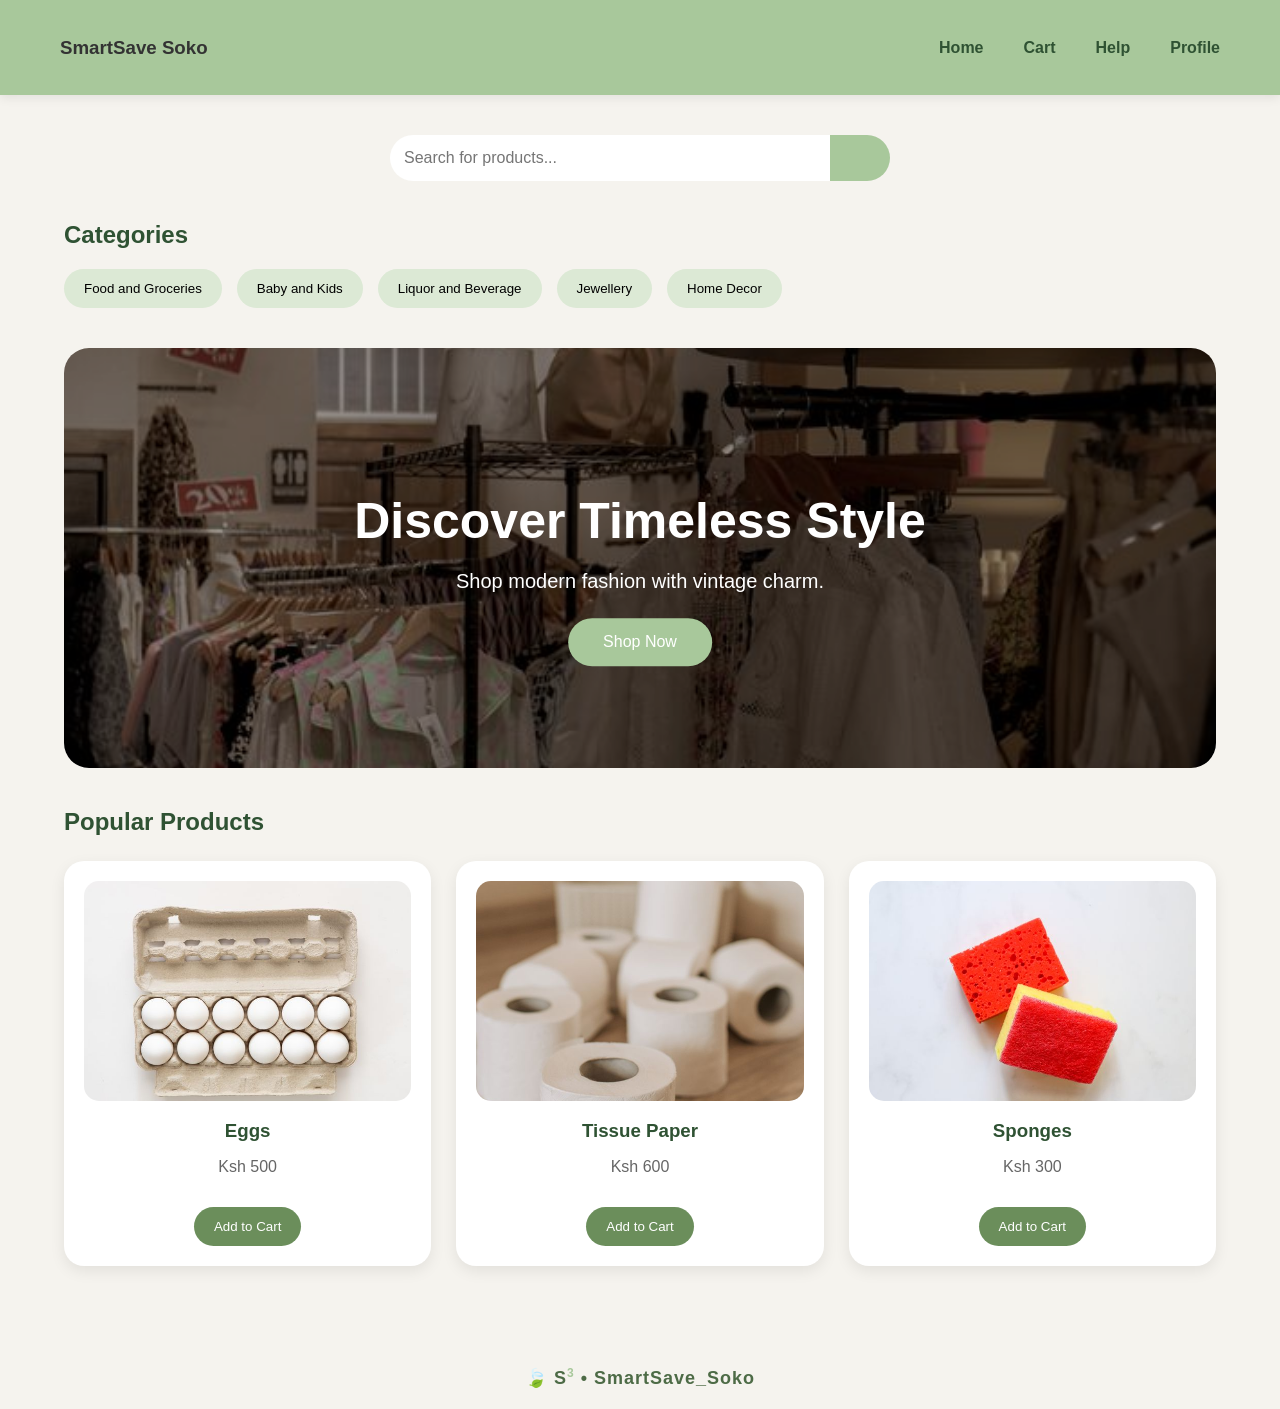
<file: index.html>
<!DOCTYPE html>
<html lang="en">
<head>
    <meta charset="UTF-8">
    <meta name="viewport" content="width=device-width, initial-scale=1.0">
    <title>Smart Soko</title>
    <link rel="stylesheet" href="index.css">
</head>
<body>

    <!-- Navigation -->
    <nav class="navbar">

        <div class="logo">
            <h3>SmartSave Soko</h3>
        </div>

        <ul class="nav-links">
            <li><a href="index.html">Home</a></li>
            <li><a href="cart.html">Cart</a></li>
            <li><a href="help.html">Help</a></li>
            <li><a href="profile.html">Profile</a></li>
        </ul>

    </nav>

    <!-- Search -->

    <section class="search-section">

        <div class="search-box">

            <input
                type="text"
                placeholder="Search for products...">

            <button>
                <i class="fa-solid fa-magnifying-glass"></i>
            </button>

        </div>

    </section>

    <!-- Categories -->

    <section class="categories">

        <h2>Categories</h2>

        <div class="category-list">

            <button>Food and Groceries</button>
            <button>Baby and Kids</button>
            <button>Liquor and Beverage</button>
            <button>Jewellery</button>
            <button>Home Decor</button>

        </div>

    </section>

    <!-- Featured Banner -->

    

    <!-- Wave Divider -->

   <section class="hero">

        <div class="slide active">
    
            <img src="images/banner1.jpg.jpg" alt="Banner 1">
    
            <div class="hero-content">
    
                <h1>Discover Timeless Style</h1>
    
                <p>Shop modern fashion with vintage charm.</p>
    
                <button>Shop Now</button>
    
            </div>
    
        </div>
    
        <div class="slide">
    
            <img src="images/banner2.jpg.jpg" alt="Banner 2">
    
            <div class="hero-content">
    
                <h1>Fresh Groceries</h1>
    
                <p>Everything you need at affordable prices.</p>
    
                <button>Shop Now</button>
    
            </div>
    
        </div>
    
        <div class="slide">
    
            <img src="images/banner3.jpg.jpg" alt="Banner 3">
    
            <div class="hero-content">
    
                <h1>Home Essentials</h1>
    
                <p>Quality products for every home.</p>
    
                <button>Explore</button>
    
            </div>
    
        </div>
    
    </section>
    <div class="wave">
    </div>

    <!-- Products -->

    <section class="products">

        <h2>Popular Products</h2>

        <div class="product-grid">

            <div class="product-card">

                <img src="images/eggs.jpg.jpg" alt="eggs">

                <h3>Eggs</h3>

                <p>Ksh 500</p>

                <button>Add to Cart</button>

            </div>

            <div class="product-card">

                <img src="images/tissues.jpg.jpg" alt="tissues">

                <h3>Tissue Paper</h3>

                <p>Ksh 600</p>

                <button>Add to Cart</button>

            </div>

            <div class="product-card">

                <img src="images/sponge.jpg.jpg" alt="sponge">

                <h3>Sponges</h3>

                <p>Ksh 300</p>

                <button>Add to Cart</button>

            </div>

        </div>

    </section>
    <script src="index.js"></script>
    <p class="signature">
        🍃 S<sup>3</sup> • SmartSave_Soko
    </p>
</body>
</html>
</file>
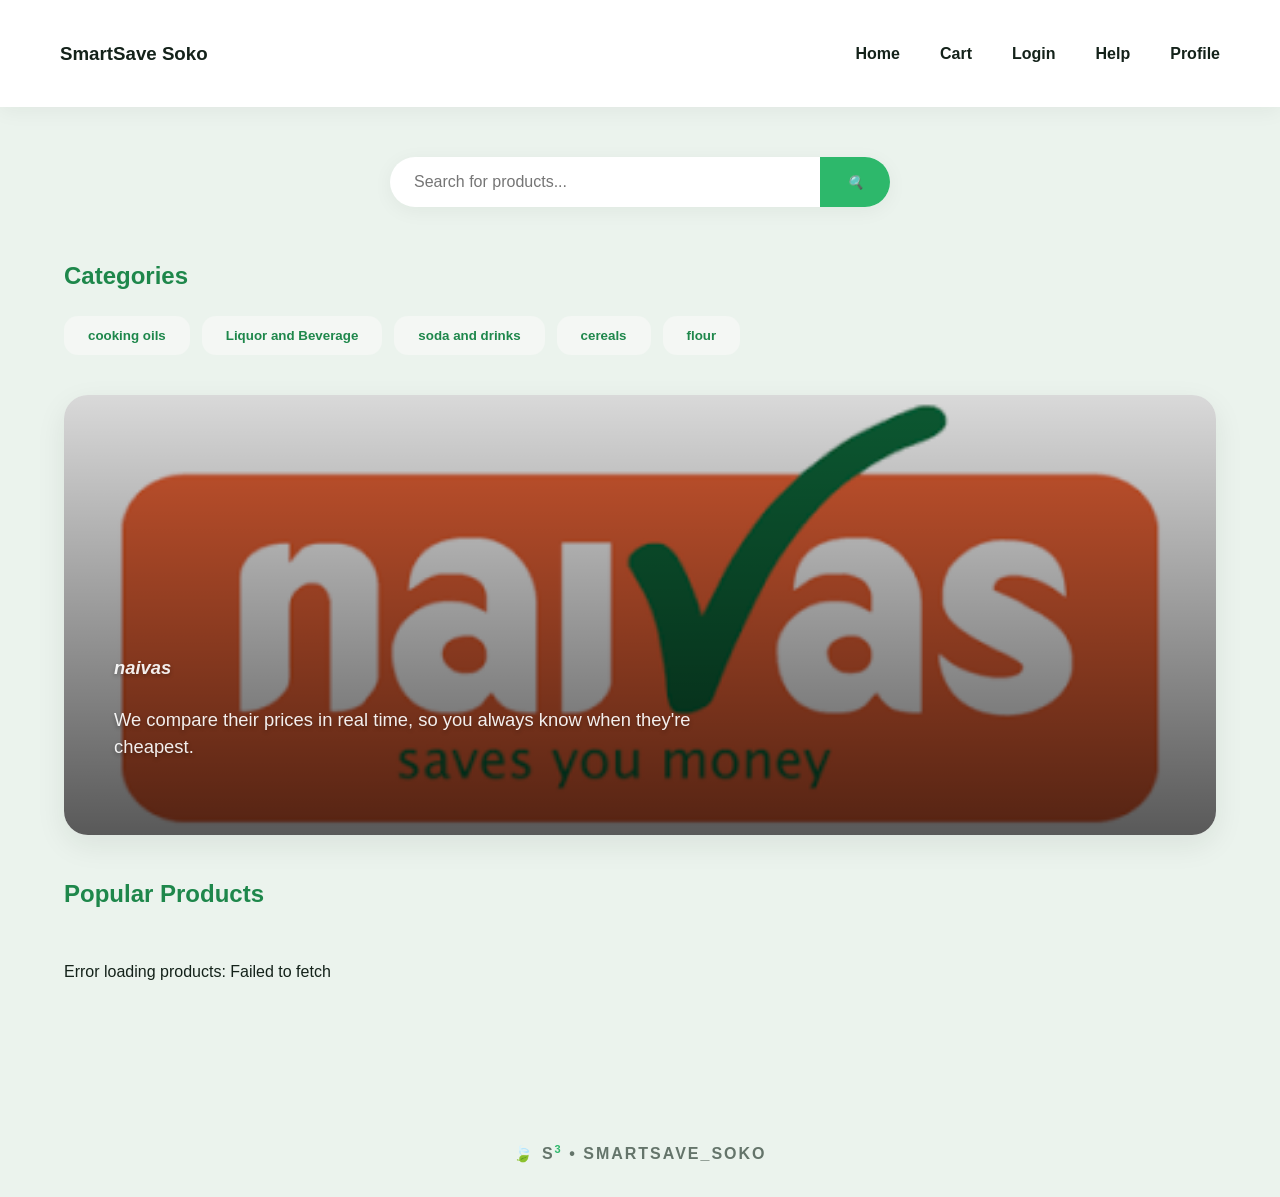
<file: frontend/index.html>
<!doctype html>
<html lang="en">
  <head>
    <meta charset="UTF-8" />
    <meta name="viewport" content="width=device-width, initial-scale=1.0" />
    <title>Smart Soko</title>
    <link rel="stylesheet" href="index.css" />
  </head>
  <body>
    <!-- Navigation -->
    <nav class="navbar">
      <div class="logo">
        <h3>SmartSave Soko</h3>
      </div>

      <ul class="nav-links">
        <li><a href="index.html">Home</a></li>
        <li><a href="cart.html">Cart</a></li>
        <li><a href="login.html">Login</a></li>
        <li><a href="help.html">Help</a></li>
        <li><a href="profile.html">Profile</a></li>
      </ul>
    </nav>

    <!-- Search -->

    <section class="search-section">
      <div class="search-box">
        <input
          type="text"
          id="search-input"
          placeholder="Search for products..."
        />

        <button id="search-btn">
          <i class="fa-solid fa-magnifying-glass">🔍</i>
        </button>
      </div>
    </section>

    <!-- Categories -->

    <section class="categories">
      <h2>Categories</h2>

      <div class="category-list">
        <button class="category-btn" data-category="food-and-groceries">
          cooking oils
        </button>
        <button class="category-btn" data-category="liquor-and-beverage">
          Liquor and Beverage
        </button>
        <button class="category-btn" data-category="soda-and-drinks">
          soda and drinks
        </button>
        <button class="category-btn" data-category="cereals">cereals</button>
        <button class="category-btn" data-category="flour">flour</button>
      </div>
    </section>

    <!-- Featured Banner -->

    <!-- Wave Divider -->

    <section class="hero">
      <!-- Slide 1: Naivas -->
      <div class="slide active store-slide-1">
        <img src="images/naivas-logo.png" alt="Naivas Supermarket" />
        <div class="hero-content store-wordmark-content">
          <p class="store-wordmark">Naivas</p>
          <p class="store-tagline">
            We compare their prices in real time, so you always know when
            they're cheapest.
          </p>
        </div>
      </div>

      <!-- Slide 2: Quickmart -->
      <div class="slide store-slide-2">
        <img src="images/quickmart-logo.png" alt="Quickmart Supermarket" />
        <div class="hero-content store-wordmark-content">
          <p class="store-wordmark">Quickmart</p>
          <p class="store-tagline">
            Every Quickmart deal, checked against the competition automatically.
          </p>
        </div>
      </div>

      <!-- Slide 3: Cleanshelf -->
      <div class="slide store-slide-3">
        <img src="images/cleanshelf-logo.png" alt="Cleanshelf Supermarket" />
        <div class="hero-content store-wordmark-content">
          <p class="store-wordmark">Cleanshelf</p>
          <p class="store-tagline">
            See exactly when Cleanshelf beats the rest — and by how much.
          </p>
        </div>
      </div>
    </section>

    <!-- Search Results (populated dynamically by index.js) -->

    <section
      class="search-results-section"
      id="search-results-section"
      style="display: none"
    >
      <h2>Search Results</h2>
      <div class="product-grid" id="search-results-grid"></div>
    </section>

    <!-- Products -->

    <section class="products" id="popular-products-section">
      <h2>Popular Products</h2>
      <div class="product-grid" id="popular-products-grid">
        <p>Loading products...</p>
      </div>
    </section>
    <script src="index.js"></script>
    <p class="signature">🍃 S<sup>3</sup> • SmartSave_Soko</p>
  </body>
</html>
</file>
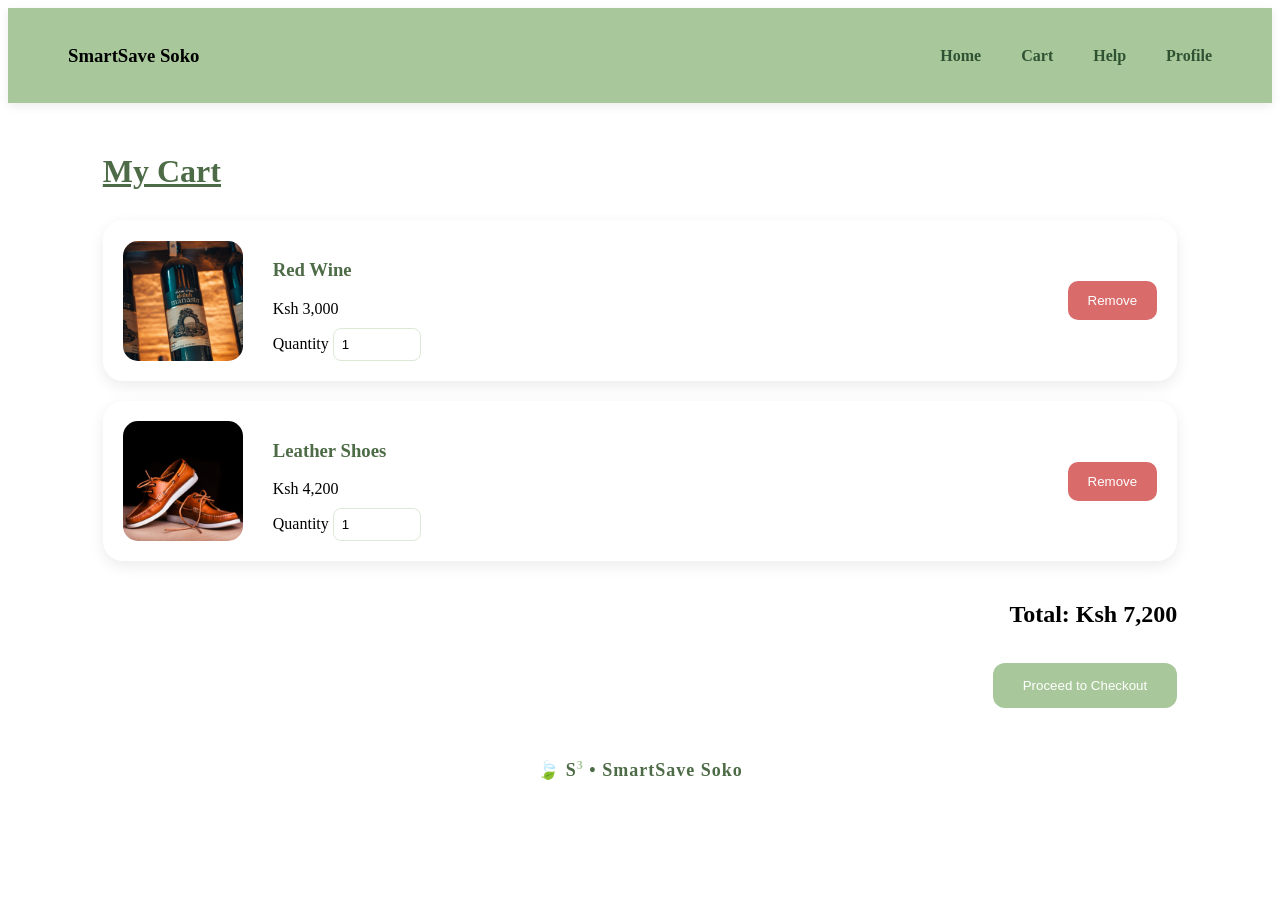
<file: cart.html>
<!DOCTYPE html>
<html lang="en">
<head>
    <meta charset="UTF-8">
    <meta name="viewport" content="width=device-width, initial-scale=1.0">
    <title>CART</title>
    <link rel="stylesheet" href="cart.css">
</head>
<body>
    <nav class="navbar">

        <div class="logo">
            <h3>SmartSave Soko</h3>
        </div>

        <ul class="nav-links">
            <li><a href="index.html">Home</a></li>
            <li><a href="cart.html">Cart</a></li>
            <li><a href="help.html">Help</a></li>
            <li><a href="profile.html">Profile</a></li>
        </ul>

    </nav>
<div class="cart-container">

    <h1><u>My Cart</u></h1>

    <div class="cart-item">

        <img src="images/cart2.jpg.jpg" alt="Product">

        <div class="cart-details">

            <h3>Red Wine</h3>

            <p>Ksh 3,000</p>

            <label>Quantity</label>
            <input type="number" value="1" min="1">

        </div>

        <button class="remove-btn">Remove</button>

    </div>

    <div class="cart-item">

        <img src="images/cart.jpg.jpg" alt="Product">

        <div class="cart-details">

            <h3>Leather Shoes</h3>

            <p>Ksh 4,200</p>

            <label>Quantity</label>
            <input type="number" value="1" min="1">

        </div>

        <button class="remove-btn">Remove</button>

    </div>

    <div class="cart-summary">

        <h2>Total: Ksh 7,200</h2>

        <button class="checkout-btn">

            Proceed to Checkout

        </button>

    </div>

</div>
<p class="signature">
    🍃 S<sup>3</sup> • SmartSave Soko
</p>
</body>
</html>
</file>
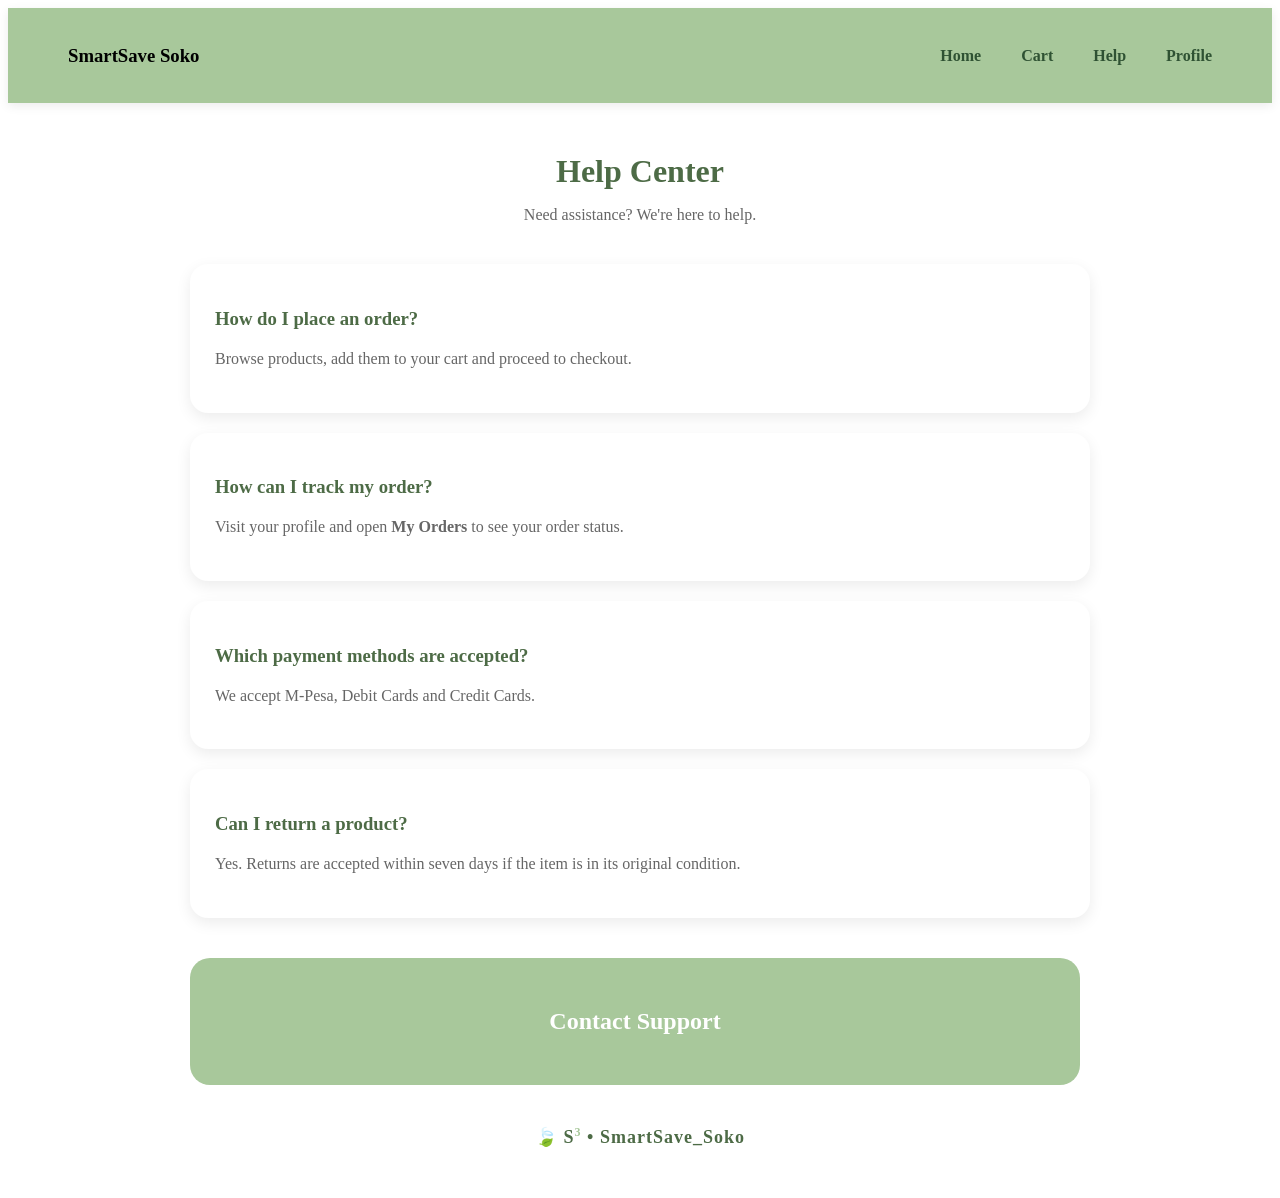
<file: help.html>
<!DOCTYPE html>
<html lang="en">
<head>
    <meta charset="UTF-8">
    <meta name="viewport" content="width=device-width, initial-scale=1.0">
    <title>Help | SmartSave Soko</title>

    <link rel="stylesheet" href="help.css">

</head>

<body>
    <nav class="navbar">

        <div class="logo">
            <h3>SmartSave Soko</h3>
        </div>

        <ul class="nav-links">
            <li><a href="index.html">Home</a></li>
            <li><a href="cart.html">Cart</a></li>
            <li><a href="help.html">Help</a></li>
            <li><a href="profile.html">Profile</a></li>
        </ul>

    </nav>

<div class="help-container">

    <h1>Help Center</h1>

    <p class="help-intro">
        Need assistance? We're here to help.
    </p>

    <div class="faq-card">

        <h3>How do I place an order?</h3>

        <p>
            Browse products, add them to your cart and proceed to checkout.
        </p>

    </div>

    <div class="faq-card">

        <h3> How can I track my order?</h3>

        <p>
            Visit your profile and open <strong>My Orders</strong> to see your order status.
        </p>

    </div>

    <div class="faq-card">

        <h3> Which payment methods are accepted?</h3>

        <p>
            We accept M-Pesa, Debit Cards and Credit Cards.
        </p>

    </div>

    <div class="faq-card">

        <h3> Can I return a product?</h3>

        <p>
            Yes. Returns are accepted within seven days if the item is in its original condition.
        </p>

    </div>

    <div class="contact-card">

        <h2>Contact Support</h2>
    </div>
    <p class="signature">
        🍃 S<sup>3</sup> • SmartSave_Soko
    </p>
    

</div>
</body>
</html>
</file>
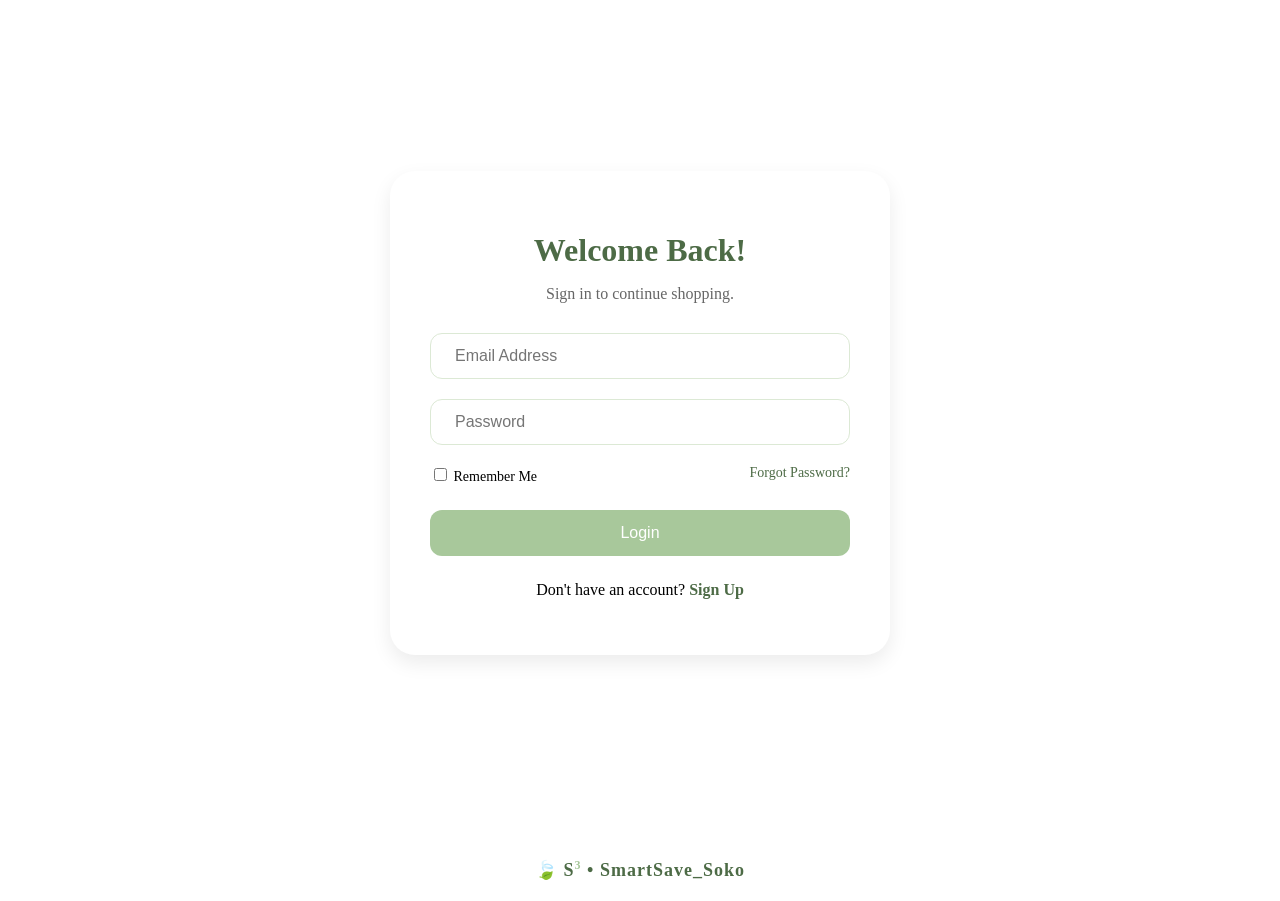
<file: login.html>
<!DOCTYPE html>
<html lang="en">
<head>
    <meta charset="UTF-8">
    <meta name="viewport" content="width=device-width, initial-scale=1.0">
    <title>Login | SmartSave Soko</title>

    <link rel="stylesheet" href="login.css">
<body>

<div class="login-container">

    <div class="login-card">

        <div class="login-header">

            <i class="fa-solid fa-user login-icon"></i>

            <h1>Welcome Back!</h1>

            <p>Sign in to continue shopping.</p>

        </div>

        <form>

            <div class="login-input">

                <i class="fa-solid fa-envelope"></i>

                <input type="email"
                placeholder="Email Address">

            </div>

            <div class="login-input">

                <i class="fa-solid fa-lock"></i>

                <input type="password"
                placeholder="Password">

            </div>

            <div class="login-options">

                <label>

                    <input type="checkbox">

                    Remember Me

                </label>

                <a href="#">Forgot Password?</a>

            </div>

            <button class="login-btn">

                Login

            </button>

        </form>

        <div class="login-footer">

            <p>

                Don't have an account?

                <a href="signup.html">Sign Up</a>

            </p>

        </div>

    </div>

</div>

<p class="signature">
    🍃 S<sup>3</sup> • SmartSave_Soko
</p>
<script src="login.js"></script>
</body>
</html>
</file>
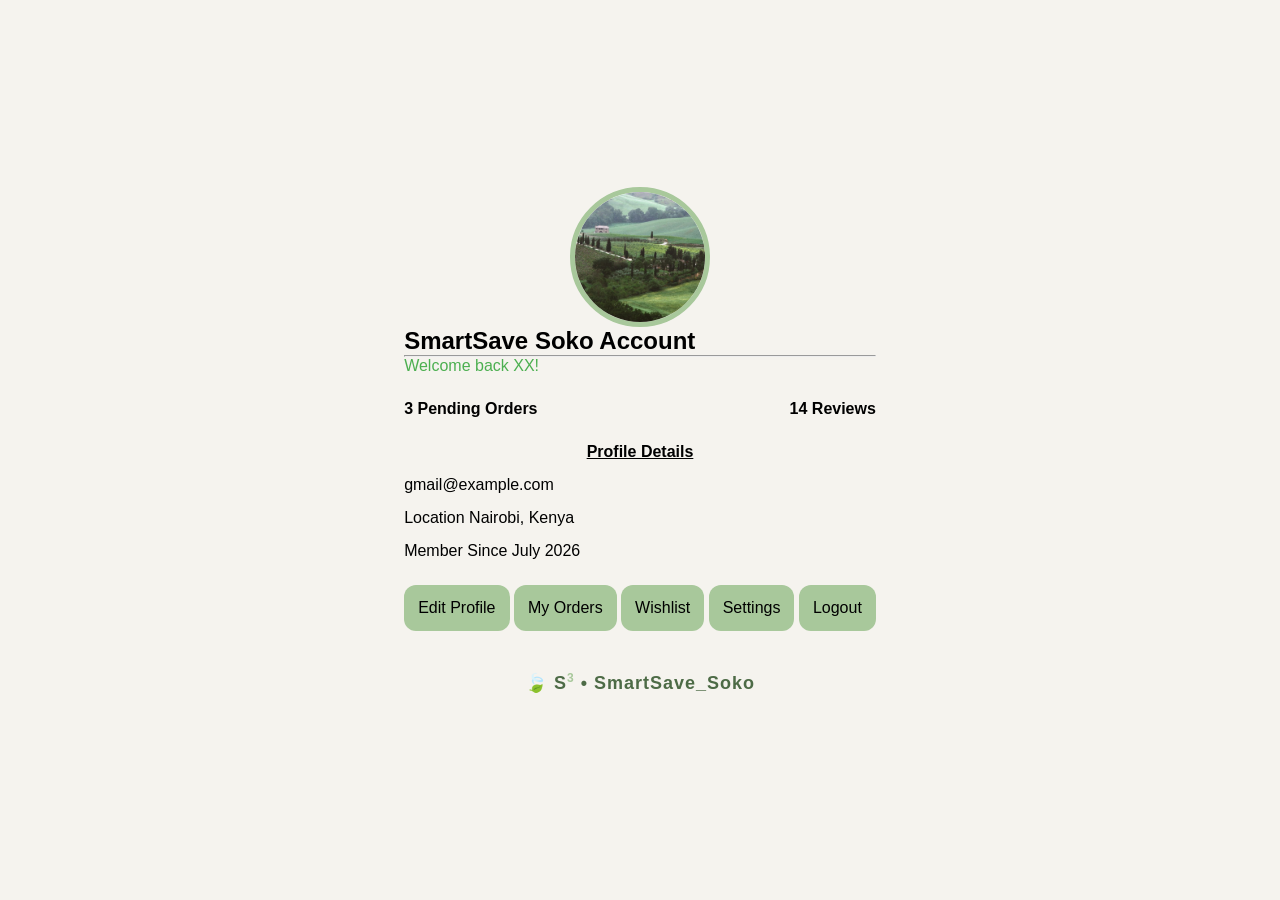
<file: profile.html>
<!DOCTYPE html>
<html lang="en">
<head>
    <meta charset="UTF-8">
    <meta name="viewport" content="width=device-width, initial-scale=1.0">
    <title>My Profile</title>
    <link rel="stylesheet" href="profile.css">
</head>

<body>

<div class="profile-container">

    <div class="profile-info">

        <img src="images/Profile.jpg.jpg" alt="Profile" class="profile-img">

        <h2>SmartSave Soko Account</h2>
            <hr>

        <p class="username">Welcome back XX!</p>

        <div class="stats">

            <div>
                <h4>3 Pending Orders</h4>
            </div>

            <div>
                <h4>14 Reviews</h4>
            </div>

        </div>

        <div class="info">
             <h4><u>Profile Details</u></h4>
             <p class="email">gmail@example.com</p>
             <p><Phone Number +254 700 123 456</p>
            <p> Location Nairobi, Kenya</p>

            <p>Member Since July 2026</p>

        </div>

        <div class="buttons">

            <button>Edit Profile</button>
           
            <button>My Orders</button>
           
            <button>Wishlist</button>
         
            <button>Settings</button>
        
            <button class="logout">Logout</button>

        </div>
        <p class="signature">
            🍃 S<sup>3</sup> • SmartSave_Soko
        </p>
        

    </div>

</div>

<script src="profile.js"></script>

</body>
</html>
</file>
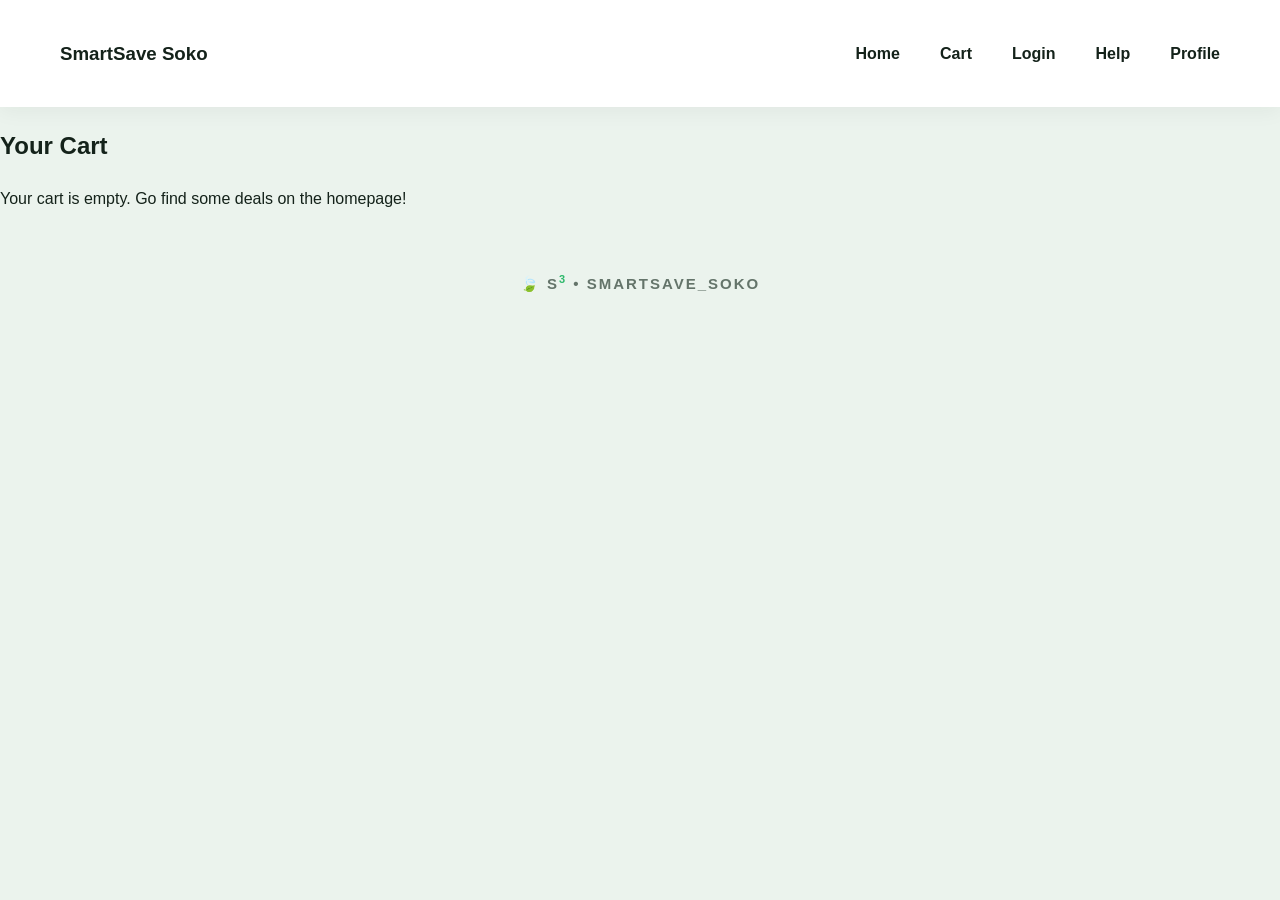
<file: frontend/cart.html>
<!doctype html>
<html lang="en">
  <head>
    <meta charset="UTF-8" />
    <meta name="viewport" content="width=device-width, initial-scale=1.0" />
    <title>Cart | SmartSave Soko</title>
    <link rel="stylesheet" href="index.css" />
    <link rel="stylesheet" href="cart.css" />
  </head>
  <body>
    <nav class="navbar">
      <div class="logo"><h3>SmartSave Soko</h3></div>
      <ul class="nav-links">
        <li><a href="index.html">Home</a></li>
        <li><a href="cart.html">Cart</a></li>
        <li><a href="login.html">Login</a></li>
        <li><a href="help.html">Help</a></li>
        <li><a href="profile.html">Profile</a></li>
      </ul>
    </nav>

    <section class="cart-section">
      <h2>Your Cart</h2>
      <div id="cart-items">
        <p>Loading cart...</p>
      </div>

      <div class="cart-summary" id="cart-summary" style="display: none">
        <div class="threshold-wrapper">
          <label for="threshold-input">
            Only recommend splitting stores if it saves at least (KES):
          </label>
          <input type="number" id="threshold-input" value="150" min="0" />
        </div>

        <button id="compare-btn" class="checkout-btn">
          <img
            src="images/compare.jpg"
            alt="Compare Icon"
            class="compare-img"
          />
          Compare Prices
        </button>
      </div>
    </section>

    <section
      class="comparison-section"
      id="comparison-section"
      style="display: none"
    >
      <h2>Price Comparison</h2>
      <div id="comparison-results"></div>
    </section>

    <p class="signature">🍃 S<sup>3</sup> • SmartSave_Soko</p>

    <script src="cart.js"></script>
  </body>
</html>
</file>
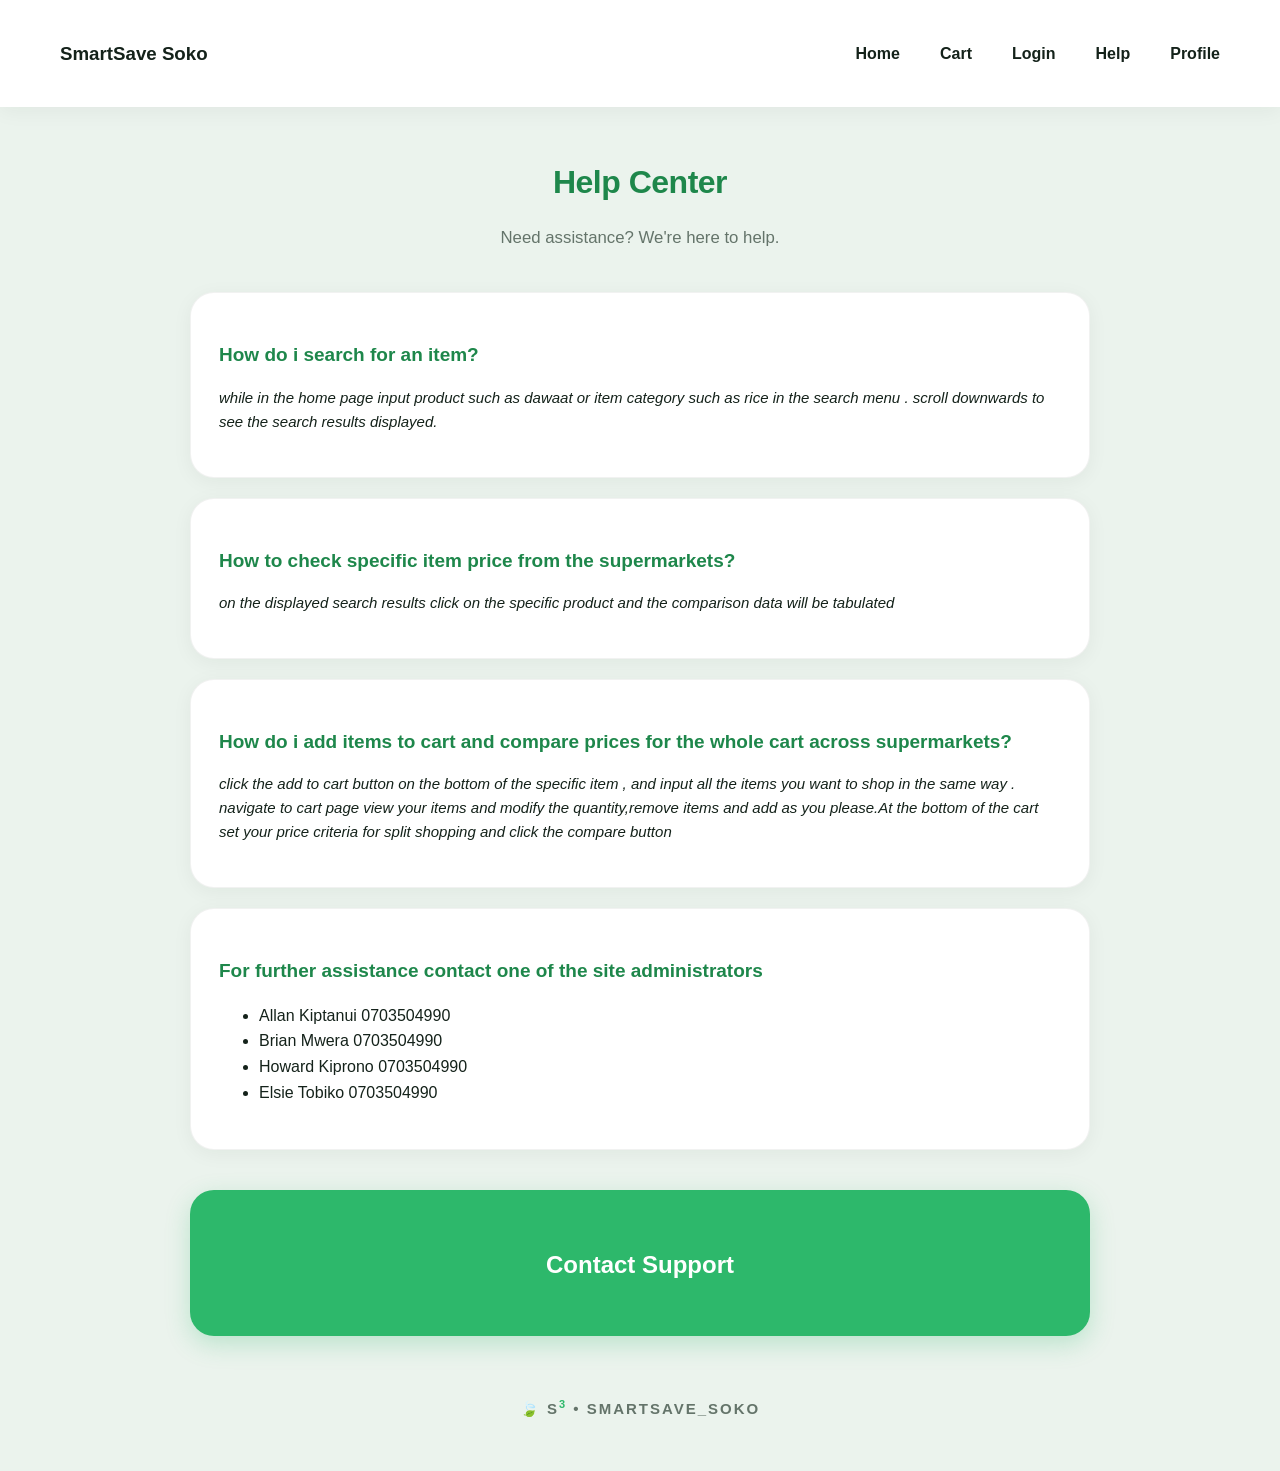
<file: frontend/help.html>
<!DOCTYPE html>
<html lang="en">
<head>
    <meta charset="UTF-8">
    <meta name="viewport" content="width=device-width, initial-scale=1.0">
    <title>Help | SmartSave Soko</title>

    <link rel="stylesheet" href="help.css">

</head>

<body>
    <nav class="navbar">

        <div class="logo">
            <h3>SmartSave Soko</h3>
        </div>

        <ul class="nav-links">
            <ul class="nav-links">
            <li><a href="index.html">Home</a></li>
            <li><a href="cart.html">Cart</a></li>
            <li><a href="login.html">Login</a></li>
            <li><a href="help.html">Help</a></li>
            <li><a href="profile.html">Profile</a></li>
        </ul>

    </nav>

 <div class="help-container">

    <h1>Help Center</h1>

    <p class="help-intro">
        Need assistance? We're here to help.
    </p>

    <div class="faq-card">

        <h3>How do i search for an item?</h3>

        <p>
        <em> while in the home page input product such as dawaat or item category such as rice in the search menu . scroll downwards to see the search results displayed.</em>
        </p>

    </div>

    <div class="faq-card">

        <h3> How to check specific item price from the supermarkets?</h3>

        <p>
          <em>on the displayed search results click on the specific product and the comparison data will be tabulated</em>
        </p>

    </div>

    <div class="faq-card">

        <h3> How do i add items to cart and compare prices for the whole cart across supermarkets?</h3>

        <p>
            <em>click the add to cart button on the bottom of the specific item , and input all the items you want to shop in the same way
                . navigate to cart page view your items and modify the quantity,remove items and add as you please.At the bottom of the cart set your price criteria for split shopping and click the compare button</em>
        </p>

    </div>

    <div class="faq-card">

        <h3>For further assistance contact one of the site administrators</h3>

        <p>
            <ul>
                <li>Allan Kiptanui 0703504990</li>
                <li>Brian Mwera 0703504990</li>
                <li>Howard Kiprono 0703504990</li>
                <li>Elsie Tobiko 0703504990</li>
            <ul>
        </p>

    </div>

    <div class="contact-card">

        <h2>Contact Support</h2>
    </div>
    <p class="signature">
        🍃 S<sup>3</sup> • SmartSave_Soko
    </p>
    

</div>
</body>
</html>
</file>
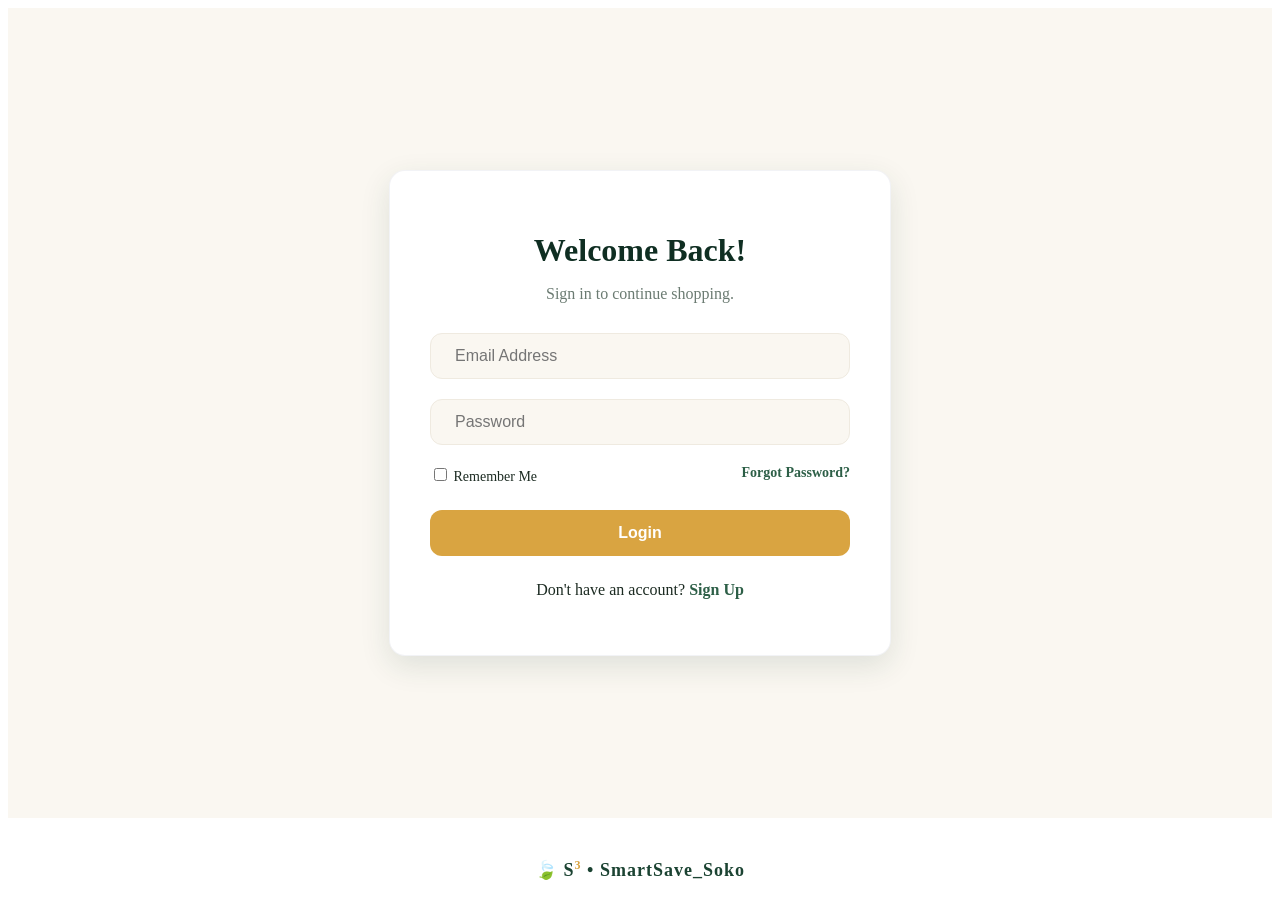
<file: frontend/login.html>
<!DOCTYPE html>
<html lang="en">
<head>
    <meta charset="UTF-8">
    <meta name="viewport" content="width=device-width, initial-scale=1.0">
    <title>Login | SmartSave Soko</title>

    <link rel="stylesheet" href="login.css">
<body>

<div class="login-container">

    <div class="login-card">

        <div class="login-header">

            <i class="fa-solid fa-user login-icon"></i>

            <h1>Welcome Back!</h1>

            <p>Sign in to continue shopping.</p>

        </div>

        <form>

            <div class="login-input">

                <i class="fa-solid fa-envelope"></i>

                <input type="email"
                placeholder="Email Address" id="login-email" required>

            </div>

            <div class="login-input">

                <i class="fa-solid fa-lock"></i>

                <input type="password"
                placeholder="Password" id="login-password" required>

            </div>

            <div class="login-options">

                <label>

                    <input type="checkbox" id="remember me">

                    Remember Me

                </label>

                <a href="#">Forgot Password?</a>

            </div>

            <button class="login-btn" type="submit">

                Login

            </button>

        </form>

        <div class="login-footer">

            <p>

                Don't have an account?

                <a href="signup.html">Sign Up</a>

            </p>

        </div>

    </div>

</div>

<p class="signature">
    🍃 S<sup>3</sup> • SmartSave_Soko
</p>
<script src="login.js"></script>
</body>
</html>
</file>
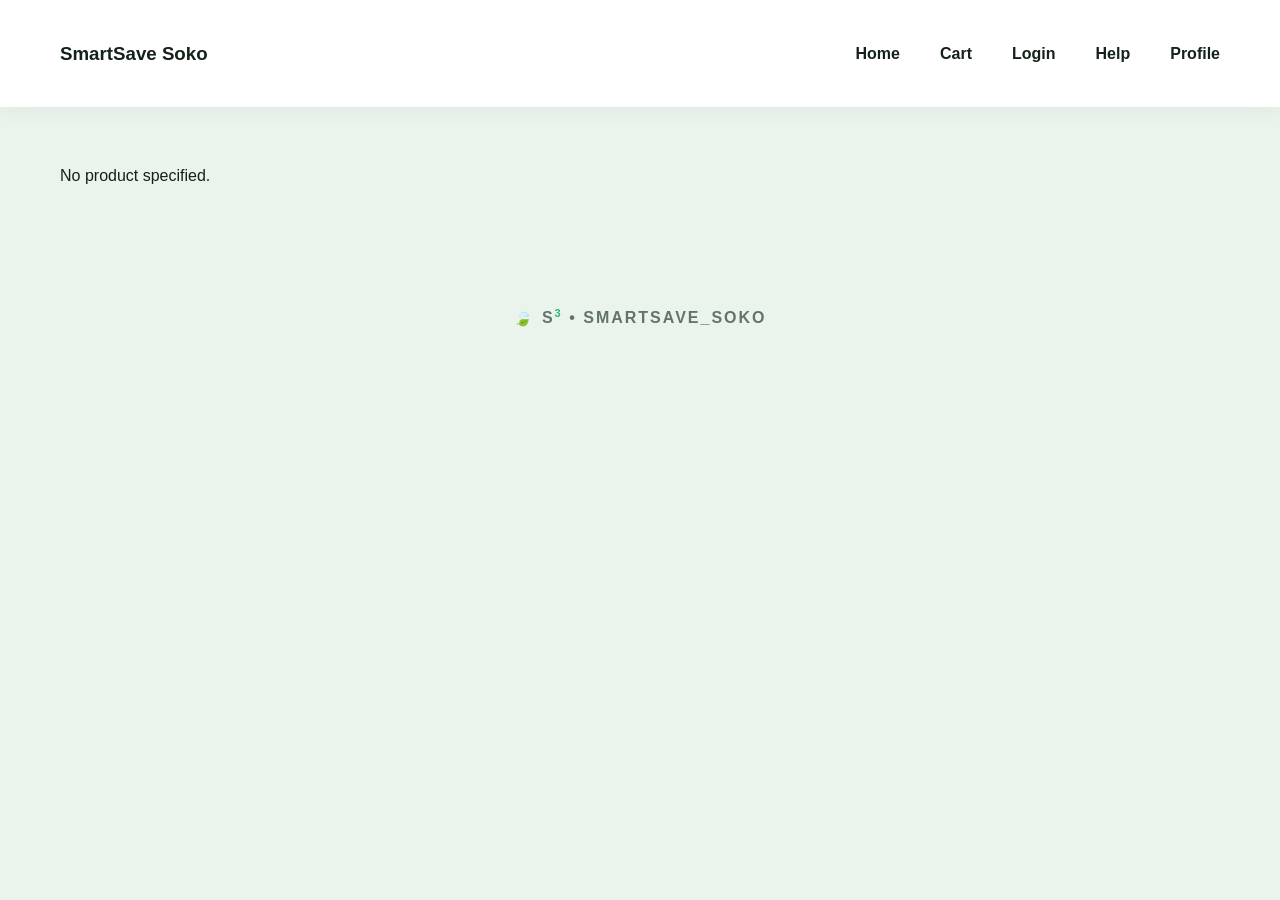
<file: frontend/product.html>
<!DOCTYPE html>
<html lang="en">
<head>
    <meta charset="UTF-8">
    <meta name="viewport" content="width=device-width, initial-scale=1.0">
    <title>Product Details | SmartSave Soko</title>
    <link rel="stylesheet" href="index.css">
    <link rel="stylesheet" href="product.css">
</head>
<body>

<nav class="navbar">
    <div class="logo"><h3>SmartSave Soko</h3></div>
    <ul class="nav-links">
        <li><a href="index.html">Home</a></li>
        <li><a href="cart.html">Cart</a></li>
        <li><a href="login.html">Login</a></li>
        <li><a href="help.html">Help</a></li>
        <li><a href="profile.html">Profile</a></li>
    </ul>
</nav>

<section class="product-details-section" id="product-details-section">
    <p>Loading product...</p>
</section>

<p class="signature">🍃 S<sup>3</sup> • SmartSave_Soko</p>

<script src="product.js"></script>
</body>
</html>
</file>
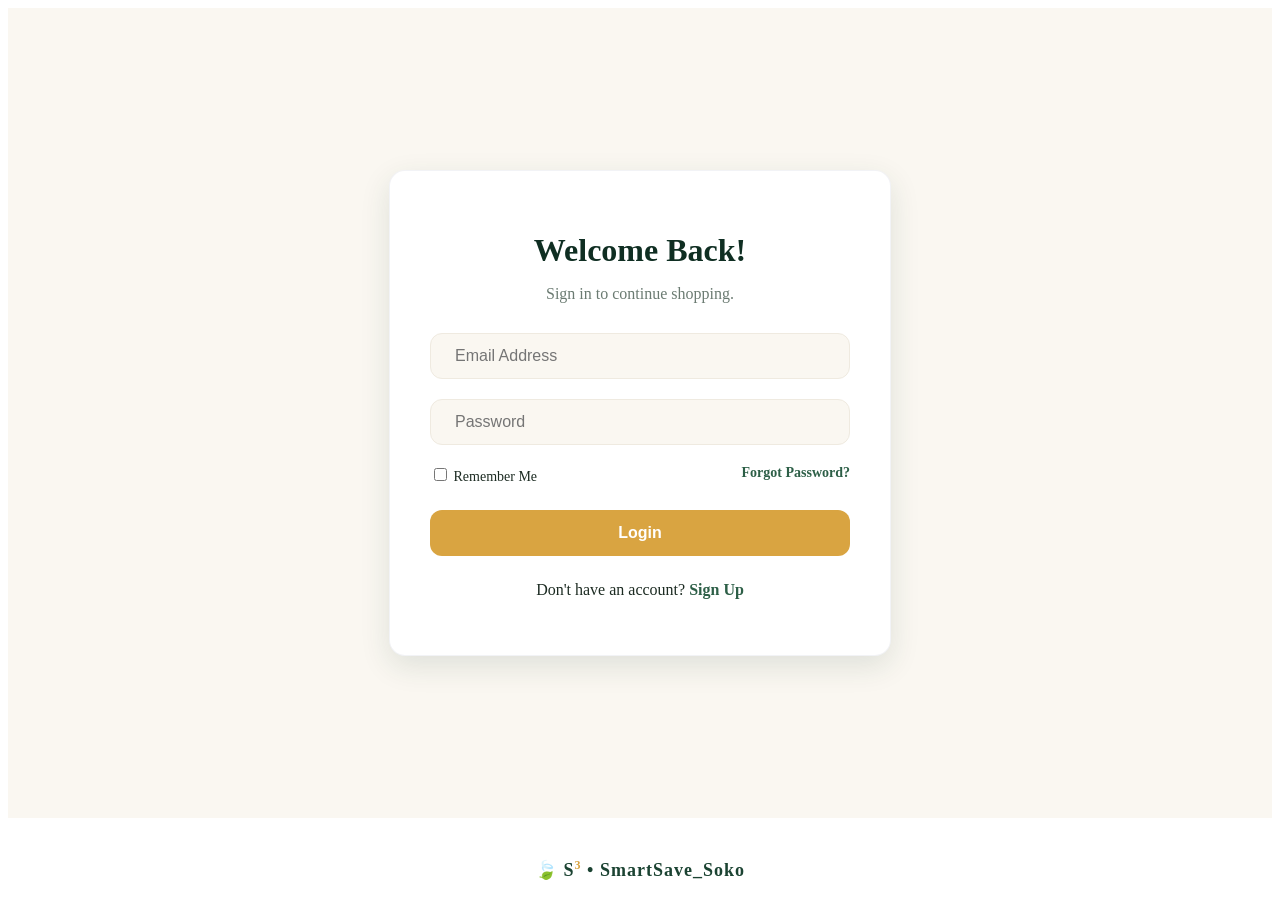
<file: frontend/profile.html>
<!DOCTYPE html>
<html lang="en">
<head>
    <meta charset="UTF-8">
    <meta name="viewport" content="width=device-width, initial-scale=1.0">
    <title>My Profile</title>
    <link rel="stylesheet" href="profile.css">
</head>

<body>
<!-- Navigation -->
    <nav class="navbar">
      <div class="logo">
        <h3>SmartSave Soko</h3>
      </div>

      <ul class="nav-links">
        <li><a href="index.html">Home</a></li>
        <li><a href="cart.html">Cart</a></li>
        <li><a href="login.html">Login</a></li>
        <li><a href="help.html">Help</a></li>
        <li><a href="profile.html">Profile</a></li>
      </ul>
    </nav>


<div class="profile-container">

    <div class="profile-info">

        <img src="images/Profile.jpg.jpg" alt="Profile" class="profile-img">

        <h2>SmartSave Soko Account</h2>
        <hr>

        <p class="username" id="profile-welcome">Loading...</p>

        <div class="info">
             <h4><u>Profile Details</u></h4>
             <p class="email" id="profile-email">Loading...</p>
             <p id="profile-member-since">Loading...</p>
        </div>

        <div class="buttons">
            <button disabled title="Coming soon">Edit Profile</button>
            <button disabled title="Coming soon">My Orders</button>
            <button disabled title="Coming soon">Wishlist</button>
            <button disabled title="Coming soon">Settings</button>
            <button class="logout">Logout</button>
        </div>
        <p class="signature">
            🍃 S<sup>3</sup> • SmartSave_Soko
        </p>

    </div>

</div>

<script src="profile.js"></script>

</body>
</html>
</file>
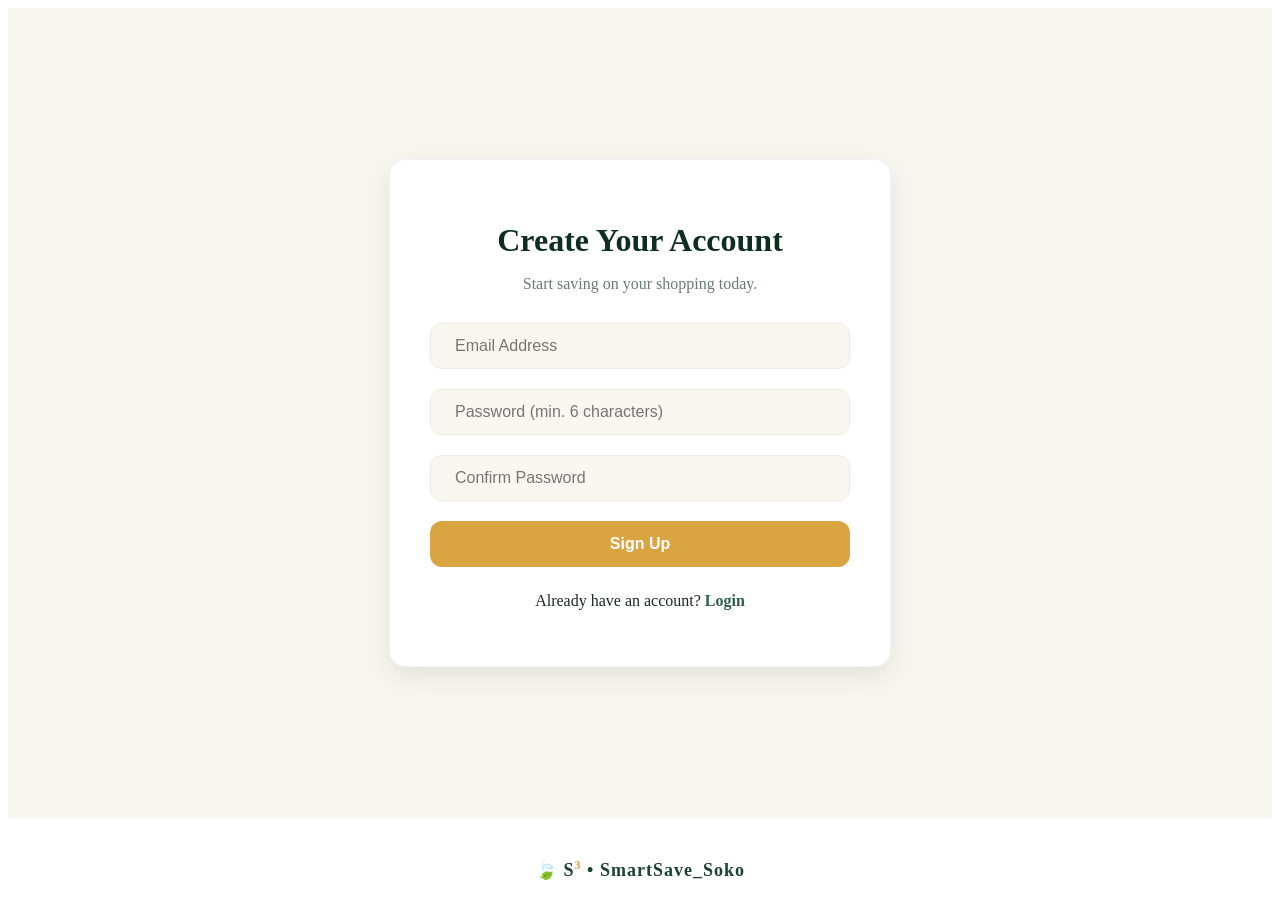
<file: frontend/signup.html>
<!DOCTYPE html>
<html lang="en">
<head>
    <meta charset="UTF-8">
    <meta name="viewport" content="width=device-width, initial-scale=1.0">
    <title>Sign Up | SmartSave Soko</title>
    <link rel="stylesheet" href="login.css">
</head>
<body>
<div class="login-container">
    <div class="login-card">
        <div class="login-header">
            <i class="fa-solid fa-user-plus login-icon"></i>
            <h1>Create Your Account</h1>
            <p>Start saving on your shopping today.</p>
        </div>
        <form id="signup-form">
            <div class="login-input">
                <i class="fa-solid fa-envelope"></i>
                <input type="email"
                placeholder="Email Address" id="signup-email" required>
            </div>
            <div class="login-input">
                <i class="fa-solid fa-lock"></i>
                <input type="password"
                placeholder="Password (min. 6 characters)" id="signup-password" required minlength="6">
            </div>
            <div class="login-input">
                <i class="fa-solid fa-lock"></i>
                <input type="password"
                placeholder="Confirm Password" id="signup-confirm-password" required minlength="6">
            </div>
            <button class="login-btn" type="submit">
                Sign Up
            </button>
        </form>
        <div class="login-footer">
            <p>
                Already have an account?
                <a href="login.html">Login</a>
            </p>
        </div>
    </div>
</div>
<p class="signature">
    🍃 S<sup>3</sup> • SmartSave_Soko
</p>
<script src="signup.js"></script>
</body>
</html>
</file>
<file: index.css>
body{
    margin: 0;
    font-family: Arial, Helvetica, sans-serif;
    background: #F5F3EE;
    color: #333;
}

/* Navbar */

.navbar{
    display: flex;
    justify-content: space-between;
    align-items: center;
    padding: 18px 60px;
    background: #A8C89B;
    box-shadow: 0 3px 10px rgba(0,0,0,0.08);
}

.logo h2{
    color: #2F5233;
    margin: 0;
}

.nav-links{
    list-style: none;
    display: flex;
    gap: 40px;
    margin: 0;
}

.nav-links a{
    text-decoration: none;
    color: #2F5233;
    font-weight: bold;
    transition: .3s;
}

.nav-links a:hover{
    color: white;
}

/* Search */

.search-section{
    display: flex;
    justify-content: center;
    margin: 40px 0;
}

.search-box{
    display: flex;
    width: 500px;
}

.search-box input{
    flex: 1;
    padding: 14px;
    border: none;
    border-radius: 25px 0 0 25px;
    outline: none;
    background: white;
    font-size: 16px;
}

.search-box button{
    width: 60px;
    border: none;
    background: #A8C89B;
    color: white;
    border-radius: 0 25px 25px 0;
    cursor: pointer;
}

.search-box button:hover{
    background: #567547;
}

/* Categories */

.categories{
    width: 90%;
    margin: auto;
}

.categories h2{
    color: #2F5233;

}

.category-list{
    display: flex;
    gap: 15px;
    flex-wrap: wrap;
    margin-top: 20px;
}

.category-list button{
    border: none;
    padding: 12px 20px;
    background: #DCE9D5;
    border-radius: 20px;
    cursor: pointer;
    transition: .3s;
}

.category-list button:hover{
    background: #A8C89B;
    color: white;
}

/* Hero */

/*=========================
HERO SLIDER
=========================*/

.hero{
    position: relative;
    width: 90%;
    height: 420px;
    margin: 40px auto;
    overflow: hidden;
    border-radius: 25px;
}

.slide{
    position: absolute;
    top: 0;
    left: 0;
    width: 100%;
    height: 100%;

    opacity: 0;
    visibility: hidden;

    transition: opacity 1s ease-in-out;
}

.slide.active{
    opacity: 1;
    visibility: visible;
}

.slide img{
    width: 100%;
    height: 100%;
    object-fit: cover;
    filter: brightness(60%);
}

.hero-content{
    position: absolute;
    top: 50%;
    left: 50%;
    transform: translate(-50%, -50%);
    text-align: center;
    color: white;
}

.hero-content h1{
    font-size: 50px;
    margin-bottom: 15px;
}

.hero-content p{
    font-size: 20px;
    margin-bottom: 25px;
}

.hero-content button{
    background: #A8C89B;
    color: white;
    border: none;
    padding: 15px 35px;
    border-radius: 30px;
    font-size: 16px;
    cursor: pointer;
    transition: 0.3s;
}

.hero-content button:hover{
    background: #8FB483;
}

/* Wave */

.wave{
    font-size: 35px;
    color: #8DB57E;
    text-align: center;
    margin: 30px 0;
    letter-spacing: -5px;
}

/* Products */

.products{
    width: 90%;
    margin: auto;
    padding-bottom: 60px;
}

.products h2{
    color: #2F5233;
    margin-bottom: 25px;
}

.product-grid{
    display: grid;
    grid-template-columns: repeat(auto-fit,minmax(250px,1fr));
    gap: 25px;
}

.product-card{
    background: white;
    border-radius: 20px;
    padding: 20px;
    text-align: center;
    box-shadow: 0 5px 15px rgba(0,0,0,.08);
    transition: .3s;
}

.product-card:hover{
    transform: translateY(-8px);
}

.product-card img{
    width: 100%;
    height: 220px;
    object-fit: cover;
    border-radius: 15px;
}

.product-card h3{
    color: #2F5233;
    margin: 15px 0 10px;
}

.product-card p{
    color: #666;
}

.product-card button{
    margin-top: 15px;
    border: none;
    background: #6B8E5B;
    color: white;
    padding: 12px 20px;
    border-radius: 20px;
    cursor: pointer;
}

.product-card button:hover{
    background: #567547;
}
.signature{
    text-align:center;
    margin:40px 0 20px;
    font-size:18px;
    color:#4D6B46;
    font-weight:600;
    letter-spacing:1px;
}

.signature sup{
    color:#A8C89B;
    font-size:12px;
    font-weight:bold;
}
</file>
<file: frontend/index.css>
/*=========================================
THEME CONFIGURATION (Fresh Produce Palette)
=========================================*/
:root {
  /* Backgrounds */
  --bg-main: #ebf3ed; /* Very light sage/mint tint */
  --bg-card: #ffffff; /* Crisp white for cards & containers */
  --bg-secondary: #f4f7f4; /* Soft neutral surface */

  /* Pastel Category Card Backgrounds */
  --cat-yellow: #fbeccb; /* Warm pastel yellow */
  --cat-mint: #d6eadf; /* Soft mint green */
  --cat-green: #8fc9a3; /* Mid-tone fresh green */
  --cat-blue: #d8e6f3; /* Pastel sky blue */

  /* Primary Accent: Vibrant Fresh Produce Green */
  --primary: #2db86b; /* Bright vibrant green */
  --primary-light: #4cd388; /* Lighter vibrant green for hover */
  --primary-dark: #1e874b; /* Deep emerald green for active states */

  /* Typography */
  --text-dark: #14221a; /* Dark pine charcoal */
  --text-muted: #64746a; /* Muted sage grey */

  /* Badges & Highlights */
  --accent-gold: #fce870; /* Glowing badge yellow */
  --badge-dark: #14221a; /* Dark badge pill background */

  /* Global Design Styles */
  --shadow-soft: 0 4px 20px rgba(20, 34, 26, 0.05);
  --shadow-medium: 0 10px 30px rgba(20, 34, 26, 0.08);

  --radius-lg: 24px; /* Modern extra rounded corners */
  --radius-md: 14px;
  --radius-full: 999px; /* Pill shape */

  --transition-smooth: all 0.25s cubic-bezier(0.25, 0.8, 0.25, 1);
}

/*=========================================
GLOBAL STYLES
=========================================*/
body {
  margin: 0;
  font-family: "Segoe UI", Arial, Helvetica, sans-serif;
  background: var(--bg-main);
  color: var(--text-dark);
  line-height: 1.6;
}

/* Navbar */
.navbar {
  display: flex;
  justify-content: space-between;
  align-items: center;
  padding: 20px 60px;
  background: var(--bg-card);
  box-shadow: var(--shadow-soft);
}

.logo h2 {
  color: var(--primary);
  margin: 0;
  font-weight: 800;
  letter-spacing: -0.5px;
}

.nav-links {
  list-style: none;
  display: flex;
  gap: 40px;
  margin: 0;
}

.nav-links a {
  text-decoration: none;
  color: var(--text-dark);
  font-weight: bold;
  transition: var(--transition-smooth);
}

.nav-links a:hover {
  color: var(--primary);
}

/* Search */
.search-section {
  display: flex;
  justify-content: center;
  margin: 50px 0;
}

.search-box {
  display: flex;
  width: 500px;
  box-shadow: var(--shadow-soft);
  border-radius: var(--radius-full);
  overflow: hidden;
  background: var(--bg-card);
}

.search-box input {
  flex: 1;
  padding: 16px 24px;
  border: none;
  outline: none;
  background: transparent;
  font-size: 16px;
  color: var(--text-dark);
}

.search-box button {
  width: 70px;
  border: none;
  background: var(--primary);
  color: #ffffff;
  cursor: pointer;
  transition: var(--transition-smooth);
}

.search-box button:hover {
  background: var(--primary-dark);
  color: #ffffff;
}

/* Categories */
.categories {
  width: 90%;
  margin: auto;
}

.categories h2 {
  color: var(--primary-dark);
  font-weight: 700;
}

.category-list {
  display: flex;
  gap: 12px;
  flex-wrap: wrap;
  margin-top: 20px;
}

.category-list button {
  border: none;
  padding: 12px 24px;
  background: var(--bg-secondary);
  color: var(--primary-dark);
  font-weight: 600;
  border-radius: var(--radius-md);
  cursor: pointer;
  transition: var(--transition-smooth);
}

.category-list button:hover {
  background: var(--primary);
  color: #ffffff;
}

/* Hero Slider */
.hero {
  position: relative;
  width: 90%;
  height: 440px;
  margin: 40px auto;
  overflow: hidden;
  border-radius: var(--radius-lg);
  box-shadow: var(--shadow-medium);
}

.slide {
  position: absolute;
  top: 0;
  left: 0;
  width: 100%;
  height: 100%;
  opacity: 0;
  visibility: hidden;
  transition: opacity 1.2s cubic-bezier(0.4, 0, 0.2, 1);
}

.slide.active {
  opacity: 1;
  visibility: visible;
}

.slide img {
  width: 100%;
  height: 100%;
  object-fit: cover;
}

/* Dark contrast scrim so white text pops on any background photo */
.slide::after {
  content: "";
  position: absolute;
  top: 0;
  left: 0;
  width: 100%;
  height: 100%;
  background: linear-gradient(
    180deg,
    rgba(0, 0, 0, 0.15) 0%,
    rgba(0, 0, 0, 0.65) 100%
  );
  z-index: 1;
}

/* Hero Content Box Positioning */
.hero-content {
  position: absolute;
  bottom: 50px;
  left: 50px;
  z-index: 2;
  color: #ffffff;
  max-width: 600px;
  text-align: left;
}

.hero-content h1 {
  font-size: 48px;
  margin-bottom: 12px;
  font-weight: 800;
  letter-spacing: -1px;
  text-shadow: 0 4px 10px rgba(0, 0, 0, 0.3);
}

.hero-content p {
  font-size: 1.15rem;
  line-height: 1.5;
  margin-bottom: 24px;
  color: rgba(255, 255, 255, 0.92);
  text-shadow: 0 2px 4px rgba(0, 0, 0, 0.3);
}

/* Pill CTA Buttons inside Hero */
.hero-content button,
.btn-primary-pill {
  background: var(--primary);
  color: #ffffff;
  border: none;
  padding: 14px 36px;
  border-radius: var(--radius-full);
  font-size: 16px;
  font-weight: bold;
  cursor: pointer;
  box-shadow: 0 4px 15px rgba(45, 184, 107, 0.35);
  transition: var(--transition-smooth);
}

.hero-content button:hover,
.btn-primary-pill:hover {
  background: var(--primary-dark);
  color: #ffffff;
  transform: translateY(-2px);
  box-shadow: 0 6px 20px rgba(30, 135, 75, 0.45);
}

/* Supermarket Wordmark Typography Overrides */
.store-wordmark {
  font-size: 3.5rem;
  font-weight: 800;
  margin: 0 0 8px 0;
  color: #ffffff;
  text-shadow: 0 4px 12px rgba(0, 0, 0, 0.4);
}

.store-slide-1 .store-wordmark {
  font-style: italic;
  text-transform: lowercase;
}

.store-slide-2 .store-wordmark {
  text-transform: capitalize;
  letter-spacing: 2px;
}

.store-slide-3 .store-wordmark {
  text-transform: lowercase;
  font-weight: 300;
  letter-spacing: 4px;
}

.store-tagline {
  font-size: 1.1rem;
  color: rgba(255, 255, 255, 0.95);
  margin-bottom: 20px;
}

/* Wave Ornament */
.wave {
  font-size: 35px;
  color: var(--primary-light);
  text-align: center;
  margin: 40px 0;
  letter-spacing: -5px;
  opacity: 0.7;
}

/* Products Section */
.products {
  width: 90%;
  margin: auto;
  padding-bottom: 80px;
}

.products h2 {
  color: var(--primary-dark);
  margin-bottom: 30px;
  font-weight: 700;
}

.product-grid {
  display: grid;
  grid-template-columns: repeat(auto-fit, minmax(260px, 1fr));
  gap: 30px;
}

.product-card {
  background: var(--bg-card);
  border-radius: var(--radius-lg);
  padding: 24px;
  text-align: center;
  box-shadow: var(--shadow-soft);
  transition: var(--transition-smooth);
}

.product-card:hover {
  transform: translateY(-8px);
  box-shadow: var(--shadow-medium);
}

.product-card img {
  width: 100%;
  height: 220px;
  object-fit: cover;
  border-radius: var(--radius-md);
}

.product-card h3 {
  color: var(--text-dark);
  margin: 20px 0 8px;
  font-size: 20px;
  font-weight: 700;
}

.product-card p {
  color: var(--text-muted);
  font-size: 15px;
  margin-bottom: 20px;
}

/* Fixed Add to Cart Button Hover */
.product-card button,
.add-cart-btn {
  border: none;
  background: var(--primary);
  color: #ffffff;
  padding: 12px 28px;
  font-weight: 600;
  border-radius: var(--radius-full);
  cursor: pointer;
  transition: var(--transition-smooth);
}

.product-card button:hover,
.add-cart-btn:hover {
  background: var(--primary-dark); /* Deep Market Green on hover */
  color: #ffffff;                 /* Always crisp, visible white text */
  transform: translateY(-2px);
  box-shadow: 0 4px 12px rgba(30, 135, 75, 0.3);
}

/* Signature Footer */
.signature {
  text-align: center;
  margin: 60px 0 30px;
  font-size: 16px;
  color: var(--text-muted);
  font-weight: 600;
  letter-spacing: 2px;
  text-transform: uppercase;
}

.signature sup {
  color: var(--primary);
  font-size: 11px;
  font-weight: bold;
}
</file>
<file: cart.css>
.navbar{
    display: flex;
    justify-content: space-between;
    align-items: center;
    padding: 18px 60px;
    background: #A8C89B;
    box-shadow: 0 3px 10px rgba(0,0,0,0.08);
}

.logo h2{
    color: #2F5233;
    margin: 0;
}

.nav-links{
    list-style: none;
    display: flex;
    gap: 40px;
    margin: 0;
}

.nav-links a{
    text-decoration: none;
    color: #2F5233;
    font-weight: bold;
    transition: .3s;
}

.nav-links a:hover{
    color: white;
}

.cart-container{

    width:85%;
    margin:50px auto;

}

.cart-container h1{
    color:#4D6B46;
    margin-bottom:30px;

}

.cart-item{

    display:flex;
    align-items:center;
    justify-content:space-between;

    background:white;

    padding:20px;

    border-radius:20px;

    margin-bottom:20px;

    box-shadow:0 5px 15px rgba(0,0,0,.08);

}

.cart-item img{

    width:120px;

    height:120px;

    border-radius:15px;

    object-fit:cover;

}

.cart-details{

    flex:1;

    margin-left:30px;

}

.cart-details h3{

    color:#4D6B46;

}

.cart-details p{

    margin:10px 0;

}

.cart-details input{

    width:70px;

    padding:8px;

    border:1px solid #DCE9D5;

    border-radius:8px;

}

.remove-btn{

    background:#D96B6B;

    color:white;

    border:none;

    padding:12px 20px;

    border-radius:10px;

}

.remove-btn:hover{

    background:#C85858;

}

.cart-summary{

    text-align:right;

    margin-top:40px;

}

.checkout-btn{

    background:#A8C89B;

    color:white;

    border:none;

    padding:15px 30px;

    border-radius:12px;

    margin-top:15px;

}

.checkout-btn:hover{

    background:#8FB483;

}
.signature{
    text-align:center;
    margin:40px 0 20px;
    font-size:18px;
    color:#4D6B46;
    font-weight:600;
    letter-spacing:1px;
}

.signature sup{
    color:#A8C89B;
    font-size:12px;
    font-weight:bold;
}
</file>
<file: help.css>
.navbar{
    display: flex;
    justify-content: space-between;
    align-items: center;
    padding: 18px 60px;
    background: #A8C89B;
    box-shadow: 0 3px 10px rgba(0,0,0,0.08);
}

.logo h2{
    color: #2F5233;
    margin: 0;
}

.nav-links{
    list-style: none;
    display: flex;
    gap: 40px;
    margin: 0;
}

.nav-links a{
    text-decoration: none;
    color: #2F5233;
    font-weight: bold;
    transition: .3s;
}

.nav-links a:hover{
    color: white;
}
.help-container{

    width:85%;
    max-width:900px;
    margin:50px auto;

}

.help-container h1{

    text-align:center;
    color:#4D6B46;
    margin-bottom:10px;

}

.help-intro{

    text-align:center;
    color:#666;
    margin-bottom:40px;

}

.faq-card{

    background:white;
    border-radius:18px;
    padding:25px;
    margin-bottom:20px;
    box-shadow:0 5px 15px rgba(0,0,0,.08);
    transition:.3s;

}

.faq-card:hover{

    transform:translateY(-4px);

}

.faq-card h3{

    color:#4D6B46;
    margin-bottom:12px;

}

.faq-card i{

    color:#A8C89B;
    margin-right:10px;

}

.faq-card p{

    color:#666;
    line-height:1.6;

}

.contact-card{

    background:#A8C89B;
    color:white;
    border-radius:20px;
    padding:30px;
    margin-top:40px;
    text-align:center;

}

.contact-card h2{

    margin-bottom:20px;

}

.contact-card p{

    margin:12px 0;
    font-size:16px;

}

.contact-card {

    margin-right:10px;

}
.signature{
    text-align:center;
    margin:40px 0 20px;
    font-size:18px;
    color:#4D6B46;
    font-weight:600;
    letter-spacing:1px;
}

.signature sup{
    color:#A8C89B;
    font-size:12px;
    font-weight:bold;
}
</file>
<file: login.css>
.login-container{

    display:flex;
    justify-content:center;
    align-items:center;
    min-height:90vh;

}

.login-card{

    width:420px;
    background:white;
    padding:40px;
    border-radius:25px;
    box-shadow:0 8px 20px rgba(0,0,0,.08);

}

.login-header{

    text-align:center;
    margin-bottom:30px;

}

.login-icon{

    font-size:60px;
    color:#A8C89B;
    margin-bottom:15px;

}

.login-header h1{

    color:#4D6B46;
    margin-bottom:10px;

}

.login-header p{

    color:#666;

}

.login-input{

    display:flex;
    align-items:center;
    border:1px solid #DCE9D5;
    border-radius:12px;
    padding:12px;
    margin-bottom:20px;

}

.login-input i{

    color:#A8C89B;
    margin-right:10px;

}

.login-input input{

    border:none;
    outline:none;
    width:100%;
    font-size:16px;

}

.login-options{

    display:flex;
    justify-content:space-between;
    margin-bottom:25px;
    font-size:14px;

}

.login-options a{

    color:#4D6B46;
    text-decoration:none;

}

.login-btn{

    width:100%;
    padding:14px;
    border:none;
    border-radius:12px;
    background:#A8C89B;
    color:white;
    font-size:16px;

}

.login-btn:hover{

    background:#8FB483;

}

.login-footer{

    text-align:center;
    margin-top:25px;

}

.login-footer a{

    color:#4D6B46;
    font-weight:bold;
    text-decoration:none;

}
.signature{
    text-align:center;
    margin:40px 0 20px;
    font-size:18px;
    color:#4D6B46;
    font-weight:600;
    letter-spacing:1px;
}

.signature sup{
    color:#A8C89B;
    font-size:12px;
    font-weight:bold;
}
</file>
<file: profile.css>
*{
    margin:0;
    padding:0;
    box-sizing:border-box;
    font-family:Arial, Helvetica, sans-serif;
}

body{
    background: #F5F3EE;
    min-height:100vh;
    display:flex;
    justify-content:center;
    align-items:center;
    padding:40px;
}

.profile-container{
    width:100%;
    display:flex;
    justify-content:center;

    
}

.profile-card{
    width:400px;;
    backdrop-filter:blur(12px);
    border-radius:25px;
    padding:35px;
    text-align:center;
    box-shadow:0 10px 30px rgba(0,0,0,0.4);
}

.profile-img{
    width:140px;
    height:140px;
    border-radius:50%;
    object-fit:cover;
    border:5px solid #A8C89B;
    margin-bottom:20px;
    display: block;
    margin: 0 auto;
}

.profile-card h1{
    font-size:30px;
    margin-bottom:8px;

}

.username{
    color:#4CAF50;
    margin-bottom:8px;
}
.info h4{
    text-align:center;
    color: black;
}

.email{
    color:black;
    margin-bottom:25px;
}

.stats{
    display:flex;
    justify-content:space-between;
    margin:25px 0;
}

.stats div h3{
    color:#6BE675;
    font-size:24px;
}

.stats div p{
    font-size:14px;
    color:#d8d8d8;
}

.info{
    text-align:left;
    margin:25px 0;
    color: black;
}

.info p{
    margin:15px 0;
    font-size:16px;
}

.buttons{
    display: table-cell;
    flex-direction:column;
    gap:15px;
    margin-top:10px;
}

.buttons button{
    padding:14px;
    border:none;
    border-radius:12px;
    background:#A8C89B;
    color:black;
    font-weight:inherit;
    font-size:16px;
    cursor:pointer;
    transition:0.3s;
}

.buttons button:hover{
    background:#3CB371;
    transform:translateY(-2px);
}

.logout:hover{
    background:#f44336 !important;
}
.signature{
    text-align:center;
    margin:40px 0 20px;
    font-size:18px;
    color:#4D6B46;
    font-weight:600;
    letter-spacing:1px;
}

.signature sup{
    color:#A8C89B;
    font-size:12px;
    font-weight:bold;
}
</file>
<file: frontend/cart.css>
/*=========================================
THEME CONFIGURATION (Fresh Produce Palette)
=========================================*/
:root {
  /* Backgrounds */
  --bg-main: #ebf3ed; /* Very light sage/mint tint */
  --bg-card: #ffffff; /* Crisp white for cards & containers */
  --bg-secondary: #f4f7f4; /* Soft neutral surface */

  /* Pastel Category Card Backgrounds */
  --cat-yellow: #fbeccb;
  --cat-mint: #d6eadf;
  --cat-green: #8fc9a3;
  --cat-blue: #d8e6f3;

  /* Primary Accent: Vibrant Fresh Produce Green */
  --primary: #2db86b; /* Bright vibrant green */
  --primary-light: #4cd388; /* Lighter vibrant green for hover */
  --primary-dark: #1e874b; /* Deep emerald green */

  /* Typography */
  --text-dark: #14221a; /* Dark pine charcoal */
  --text-muted: #64746a; /* Muted sage grey */

  /* Badges & Highlights */
  --accent-gold: #fce870;
  --badge-dark: #14221a;

  /* Global Design Styles */
  --shadow-soft: 0 4px 20px rgba(20, 34, 26, 0.05);
  --shadow-medium: 0 10px 30px rgba(20, 34, 26, 0.08);

  --radius-lg: 24px;
  --radius-md: 14px;
  --radius-full: 999px;

  --transition-smooth: all 0.25s cubic-bezier(0.25, 0.8, 0.25, 1);
}

/*=========================================
GLOBAL & NAVBAR
=========================================*/
body {
  margin: 0;
  font-family: "Segoe UI", Arial, Helvetica, sans-serif;
  background: var(--bg-main);
  color: var(--text-dark);
  line-height: 1.6;
}

.navbar {
  display: flex;
  justify-content: space-between;
  align-items: center;
  padding: 20px 60px;
  background: var(--bg-card);
  box-shadow: var(--shadow-soft);
}

.logo h2 {
  color: var(--primary);
  margin: 0;
  font-weight: 800;
  letter-spacing: -0.5px;
}

.nav-links {
  list-style: none;
  display: flex;
  gap: 40px;
  margin: 0;
}

.nav-links a {
  text-decoration: none;
  color: var(--text-dark);
  font-weight: bold;
  transition: var(--transition-smooth);
}

.nav-links a:hover {
  color: var(--primary);
}

/*=========================================
CART CONTAINER & ITEMS
=========================================*/
.cart-container {
  width: 85%;
  margin: 50px auto;
}

.cart-container h1 {
  color: var(--primary-dark);
  margin-bottom: 30px;
  font-weight: 800;
  letter-spacing: -0.5px;
}

.cart-item {
  display: flex;
  align-items: center;
  justify-content: space-between;
  background: var(--bg-card);
  padding: 24px;
  border-radius: var(--radius-lg);
  margin-bottom: 20px;
  box-shadow: var(--shadow-soft);
  border: 1px solid rgba(20, 34, 26, 0.06);
  transition: var(--transition-smooth);
}

.cart-item:hover {
  transform: translateY(-2px);
  box-shadow: var(--shadow-medium);
}

.cart-item img {
  width: 110px;
  height: 110px;
  border-radius: var(--radius-md);
  object-fit: cover;
}

.cart-details {
  flex: 1;
  margin-left: 30px;
}

.cart-details h3 {
  color: var(--text-dark);
  font-size: 20px;
  font-weight: 700;
}

.cart-details p {
  margin: 8px 0 12px;
  color: var(--text-muted);
}

.qty-controls {
  display: flex;
  align-items: center;
  gap: 10px;
}

.qty-controls button {
  width: 32px;
  height: 32px;
  border-radius: 50%;
  border: 1px solid rgba(20, 34, 26, 0.15);
  background: var(--bg-secondary);
  color: var(--text-dark);
  font-weight: bold;
  cursor: pointer;
  transition: var(--transition-smooth);
}

.qty-controls button:hover {
  background: var(--primary);
  color: #ffffff;
  border-color: transparent;
}

.cart-details input {
  width: 60px;
  text-align: center;
  padding: 6px;
  border: 1px solid rgba(20, 34, 26, 0.12);
  background: var(--bg-secondary);
  border-radius: var(--radius-md);
  outline: none;
  font-weight: bold;
  color: var(--text-dark);
  transition: var(--transition-smooth);
}

.cart-details input:focus {
  border-color: var(--primary);
  background: var(--bg-card);
  box-shadow: 0 0 0 3px rgba(45, 184, 107, 0.2);
}

/* REMOVE BUTTON (Soft danger state) */
.remove-btn {
  background: #fde8e8;
  color: #e53935;
  border: none;
  padding: 12px 20px;
  border-radius: var(--radius-full);
  font-weight: 700;
  cursor: pointer;
  transition: var(--transition-smooth);
}

.remove-btn:hover {
  background: #e53935;
  color: #ffffff;
  box-shadow: 0 4px 12px rgba(229, 57, 53, 0.25);
}

/*=========================================
COMPARISON SECTION
=========================================*/
.comparison-section {
  width: 85%;
  margin: 40px auto;
}

.recommendation-banner {
  background: var(--cat-mint);
  border: 1px solid var(--cat-green);
  border-radius: var(--radius-lg);
  padding: 20px 24px;
  margin-bottom: 24px;
  color: var(--primary-dark);
  font-weight: 600;
}

.comparison-table {
  width: 100%;
  border-collapse: separate;
  border-spacing: 0;
  margin-bottom: 24px;
  background: var(--bg-card);
  border-radius: var(--radius-lg);
  overflow: hidden;
  box-shadow: var(--shadow-soft);
}

.comparison-table th,
.comparison-table td {
  padding: 16px 20px;
  text-align: left;
  border-bottom: 1px solid rgba(20, 34, 26, 0.06);
}

.comparison-table th {
  background: var(--bg-secondary);
  color: var(--primary-dark);
  font-weight: 700;
}

.comparison-table tr:last-child td {
  border-bottom: none;
}

.store-block {
  background: var(--bg-card);
  border-radius: var(--radius-lg);
  padding: 18px 24px;
  margin-bottom: 12px;
  box-shadow: var(--shadow-soft);
  border: 1px solid rgba(20, 34, 26, 0.06);
}

/*=========================================
SUMMARY & CHECKOUT
=========================================*/
.cart-summary {
  text-align: right;
  margin-top: 40px;
  color: var(--text-dark);
}

.cart-summary h2 {
  color: var(--primary-dark);
  font-size: 26px;
  font-weight: 800;
}

.checkout-btn {
  background: var(--primary); /* Vibrant Fresh Produce Green */
  color: #ffffff;
  border: none;
  padding: 16px 36px;
  border-radius: var(--radius-full);
  margin-top: 15px;
  font-size: 16px;
  font-weight: bold;
  cursor: pointer;
  transition: var(--transition-smooth);
  box-shadow: 0 4px 15px rgba(45, 184, 107, 0.3);
}

.checkout-btn:hover {
  background: var(--primary-dark); /* Deep emerald green on hover */
  color: #ffffff;
  transform: translateY(-2px);
  box-shadow: 0 6px 20px rgba(30, 135, 75, 0.4);
}

/*=========================================
SIGNATURE
=========================================*/
.signature {
  text-align: center;
  margin: 60px 0 30px;
  font-size: 15px;
  color: var(--text-muted);
  font-weight: 600;
  letter-spacing: 2px;
  text-transform: uppercase;
}

.signature sup {
  color: var(--primary);
  font-size: 11px;
  font-weight: bold;
}

/*compare image style*/
.compare-img {
  height: 100px;
  width: 100px;
  border: radius 50%;
}
</file>
<file: frontend/help.css>
/*=========================================
THEME CONFIGURATION (Fresh Produce Palette)
=========================================*/
:root {
  /* Backgrounds */
  --bg-main: #ebf3ed; /* Very light sage/mint tint */
  --bg-card: #ffffff; /* Crisp white for cards & containers */
  --bg-secondary: #f4f7f4; /* Soft neutral surface */

  /* Pastel Category Card Backgrounds */
  --cat-yellow: #fbeccb;
  --cat-mint: #d6eadf;
  --cat-green: #8fc9a3;
  --cat-blue: #d8e6f3;

  /* Primary Accent: Vibrant Fresh Produce Green */
  --primary: #2db86b; /* Bright vibrant green */
  --primary-light: #4cd388; /* Lighter vibrant green for hover */
  --primary-dark: #1e874b; /* Deep emerald green */

  /* Typography */
  --text-dark: #14221a; /* Dark pine charcoal */
  --text-muted: #64746a; /* Muted sage grey */

  /* Badges & Highlights */
  --accent-gold: #fce870;
  --badge-dark: #14221a;

  /* Global Design Styles */
  --shadow-soft: 0 4px 20px rgba(20, 34, 26, 0.05);
  --shadow-medium: 0 10px 30px rgba(20, 34, 26, 0.08);

  --radius-lg: 24px;
  --radius-md: 14px;
  --radius-full: 999px;

  --transition-smooth: all 0.25s cubic-bezier(0.25, 0.8, 0.25, 1);
}

/*=========================================
GLOBAL & NAVBAR
=========================================*/
body {
  margin: 0;
  font-family: "Segoe UI", Arial, Helvetica, sans-serif;
  background: var(--bg-main);
  color: var(--text-dark);
  line-height: 1.6;
}

.navbar {
  display: flex;
  justify-content: space-between;
  align-items: center;
  padding: 20px 60px;
  background: var(--bg-card);
  box-shadow: var(--shadow-soft);
}

.logo h2 {
  color: var(--primary);
  margin: 0;
  font-weight: 800;
  letter-spacing: -0.5px;
}

.nav-links {
  list-style: none;
  display: flex;
  gap: 40px;
  margin: 0;
}

.nav-links a {
  text-decoration: none;
  color: var(--text-dark);
  font-weight: bold;
  transition: var(--transition-smooth);
}

.nav-links a:hover {
  color: var(--primary);
}

/*=========================================
HELP / FAQ CONTAINER & CARDS
=========================================*/
.help-container {
  width: 85%;
  max-width: 900px;
  margin: 50px auto;
}

.help-container h1 {
  text-align: center;
  color: var(--primary-dark);
  margin-bottom: 8px;
  font-weight: 800;
  letter-spacing: -0.5px;
}

.help-intro {
  text-align: center;
  color: var(--text-muted);
  margin-bottom: 40px;
  font-size: 1.05rem;
}

/* FAQ Cards */
.faq-card {
  background: var(--bg-card);
  border-radius: var(--radius-lg);
  padding: 28px;
  margin-bottom: 20px;
  box-shadow: var(--shadow-soft);
  border: 1px solid rgba(20, 34, 26, 0.06);
  transition: var(--transition-smooth);
}

.faq-card:hover {
  transform: translateY(-4px);
  box-shadow: var(--shadow-medium);
  border-color: rgba(45, 184, 107, 0.3); /* Soft mint glow border on hover */
}

.faq-card h3 {
  color: var(--primary-dark);
  margin-bottom: 12px;
  display: flex;
  align-items: center;
  font-size: 19px;
  font-weight: 700;
}

.faq-card i {
  color: var(--primary); /* Mint & emerald green icon accents */
  margin-right: 12px;
  font-size: 1.1rem;
}

.faq-card p {
  color: var(--text-dark);
  line-height: 1.6;
  font-size: 15px;
}

/* Contact CTA Banner Card */
.contact-card {
  background: var(--primary); /* Fresh Produce Green banner */
  color: #ffffff;
  border-radius: var(--radius-lg);
  padding: 36px 30px;
  margin-top: 40px;
  text-align: center;
  box-shadow: 0 8px 24px rgba(45, 184, 107, 0.25); /* Subtle emerald glow */
}

.contact-card h2 {
  margin-bottom: 16px;
  font-weight: 800;
  font-size: 24px;
}

.contact-card p {
  margin: 10px 0;
  font-size: 16px;
  color: rgba(255, 255, 255, 0.95);
}

.contact-card i {
  margin-right: 10px;
}

/*=========================================
SIGNATURE
=========================================*/
.signature {
  text-align: center;
  margin: 60px 0 30px;
  font-size: 15px;
  color: var(--text-muted);
  font-weight: 600;
  letter-spacing: 2px;
  text-transform: uppercase;
}

.signature sup {
  color: var(--primary);
  font-size: 11px;
  font-weight: bold;
}
</file>
<file: frontend/login.css>
:root {
  /* Soko Market palette — fresh produce, trust, and value */
  --bg-main: #FAF7F1; /* Warm ivory background */
  --bg-card: #ffffff; /* Crisp white for cards & hero banner */
  --bg-secondary: #EFEAE0; /* Soft warm neutral for category chips */

  /* Primary: Deep Market Green */
  --primary: #1B4332; /* Deep Market Green (Header BG) */
  --primary-light: #2D5F47; /* Slightly lighter green for links/hover */
  --primary-dark: #0F2E22; /* Forest Shadow for headers/titles */

  /* Accent: Sokoni Gold */
  --accent: #D9A441; /* Sokoni Gold (Shop Now, Search, Add to Cart buttons) */
  --accent-hover: #B8791F; /* Burnt Amber hover state */
  --text-dark: #1C2B22; /* Charcoal Green for body readability */
  --text-muted: #6B7B72; /* Sage Grey for descriptions and subtitles */

  /* Savings highlight */
  --success: #4CAF6D; /* Leaf Green for "You saved KES X" banners */

  /* Global design styles */
  --shadow-soft: 0 4px 20px rgba(27, 67, 50, 0.08); /* Green-tinted soft shadow */
  --shadow-medium: 0 10px 30px rgba(27, 67, 50, 0.12);
  --radius-lg: 16px;
  --radius-md: 12px;
  --transition-smooth: all 0.25s cubic-bezier(0.25, 0.8, 0.25, 1);
}

.login-container {
  display: flex;
  justify-content: center;
  align-items: center;
  min-height: 90vh;
  background: var(--bg-main);
  color: var(--text-dark);
}

.login-card {
  width: 420px;
  background: var(--bg-card);
  padding: 40px;
  border-radius: var(--radius-lg);
  box-shadow: var(--shadow-medium);
  border: 1px solid rgba(0, 29, 74, 0.05); /* Subtle navy border */
}

.login-header {
  text-align: center;
  margin-bottom: 30px;
}

.login-icon {
  font-size: 60px;
  color: var(--primary-light); /* Electric Blue icon */
  margin-bottom: 15px;
}

.login-header h1 {
  color: var(--primary-dark);
  margin-bottom: 10px;
}

.login-header p {
  color: var(--text-muted);
}

.login-input {
  display: flex;
  align-items: center;
  border: 1px solid var(--bg-secondary); /* Dynamic light blue-grey border */
  background: var(--bg-main); /* Slightly darker input field background */
  border-radius: var(--radius-md);
  padding: 12px;
  margin-bottom: 20px;
  transition: var(--transition-smooth);
}

.login-input:focus-within {
  border-color: var(--primary-light); /* Glow blue on focus */
  box-shadow: 0 0 0 3px rgba(0, 46, 122, 0.15);
}

.login-input i {
  color: var(--primary-light); /* Sharp blue utility icons */
  margin-right: 10px;
}

.login-input input {
  border: none;
  outline: none;
  width: 100%;
  font-size: 16px;
  background: transparent;
  color: var(--text-dark);
}

.login-options {
  display: flex;
  justify-content: space-between;
  margin-bottom: 25px;
  font-size: 14px;
}

.login-options a {
  color: var(--primary-light);
  font-weight: 600;
  text-decoration: none;
  transition: var(--transition-smooth);
}

.login-options a:hover {
  color: var(--accent); /* Turn red on hover */
}

.login-btn {
  width: 100%;
  padding: 14px;
  border: none;
  border-radius: var(--radius-md);
  background: var(--accent); /* Bold Red Bull Red */
  color: white;
  font-size: 16px;
  font-weight: bold;
  cursor: pointer;
  transition: var(--transition-smooth);
}

.login-btn:hover {
  background: var(--accent-hover); /* Pit stop Yellow hover */
  color: var(--primary-dark); /* Highly readable dark navy text on yellow background */
  transform: translateY(-2px);
}

.login-footer {
  text-align: center;
  margin-top: 25px;
}

.login-footer a {
  color: var(--primary-light);
  font-weight: bold;
  text-decoration: none;
  transition: var(--transition-smooth);
}

.login-footer a:hover {
  color: var(--accent);
}

.signature {
  text-align: center;
  margin: 40px 0 20px;
  font-size: 18px;
  color: var(--primary);
  font-weight: 600;
  letter-spacing: 1px;
}

.signature sup {
  color: var(--accent);
  font-size: 12px;
  font-weight: bold;
}
</file>
<file: frontend/product.css>
/*=========================================
THEME CONFIGURATION (Fresh Produce Palette)
=========================================*/
:root {
  /* Backgrounds */
  --bg-main: #ebf3ed; /* Very light sage/mint tint */
  --bg-card: #ffffff; /* Crisp white for cards & containers */
  --bg-secondary: #f4f7f4; /* Soft neutral surface */

  /* Pastel Category Card Backgrounds */
  --cat-yellow: #fbeccb;
  --cat-mint: #d6eadf;
  --cat-green: #8fc9a3;
  --cat-blue: #d8e6f3;

  /* Primary Accent: Vibrant Fresh Produce Green */
  --primary: #2db86b; /* Bright vibrant green */
  --primary-light: #4cd388; /* Lighter vibrant green for hover */
  --primary-dark: #1e874b; /* Deep emerald green */

  /* Typography */
  --text-dark: #14221a; /* Dark pine charcoal */
  --text-muted: #64746a; /* Muted sage grey */

  /* Badges & Highlights */
  --accent-gold: #fce870;
  --badge-dark: #14221a;

  /* Global Design Styles */
  --shadow-soft: 0 4px 20px rgba(20, 34, 26, 0.05);
  --shadow-medium: 0 10px 30px rgba(20, 34, 26, 0.08);

  --radius-lg: 24px;
  --radius-md: 14px;
  --radius-full: 999px;

  --transition-smooth: all 0.25s cubic-bezier(0.25, 0.8, 0.25, 1);
}

/*=========================================
PRODUCT DETAILS SECTION
=========================================*/
.product-details-section {
  padding: 40px 60px;
}

.product-details-wrapper {
  display: flex;
  gap: 40px;
  background: var(--bg-card);
  border-radius: var(--radius-lg);
  box-shadow: var(--shadow-medium);
  border: 1px solid rgba(20, 34, 26, 0.06);
  padding: 35px;
  flex-wrap: wrap;
  align-items: flex-start;
}

.product-details-img {
  width: 320px;
  height: 320px;
  object-fit: contain;
  border-radius: var(--radius-lg);
  background: var(--bg-secondary);
  padding: 20px;
}

.product-details-info {
  flex: 1;
  min-width: 280px;
}

.product-details-info h1 {
  color: var(--primary-dark);
  margin-bottom: 8px;
  font-size: 28px;
  font-weight: 800;
  letter-spacing: -0.5px;
}

.product-meta {
  color: var(--text-muted);
  margin-bottom: 24px;
  text-transform: capitalize;
  font-size: 15px;
  font-weight: 600;
}

/*=========================================
PRICE COMPARISON TABLE
=========================================*/
.product-price-table {
  width: 100%;
  border-collapse: separate;
  border-spacing: 0;
  margin-bottom: 25px;
  background: var(--bg-card);
  border-radius: var(--radius-md);
  overflow: hidden;
  border: 1px solid rgba(20, 34, 26, 0.08);
}

.product-price-table th,
.product-price-table td {
  padding: 14px 18px;
  text-align: left;
  border-bottom: 1px solid rgba(20, 34, 26, 0.06);
  font-size: 15px;
}

.product-price-table th {
  background: var(--bg-secondary);
  color: var(--primary-dark);
  font-weight: 700;
}

.product-price-table tr:last-child td {
  border-bottom: none;
}

.cheapest-row {
  background: var(--cat-mint) !important;
  color: var(--primary-dark);
  font-weight: 700;
}

/*=========================================
ADD TO CART BUTTON (HIGH VISIBILITY FIX)
=========================================*/
.add-to-cart-btn {
  display: inline-flex;
  align-items: center;
  justify-content: center;
  gap: 10px;
  background: var(--primary); /* Vibrant Fresh Produce Green */
  color: #ffffff !important; /* Force high-contrast white text */
  border: none;
  padding: 15px 32px;
  border-radius: var(--radius-full); /* Pill shape matching rest of app */
  cursor: pointer;
  font-size: 16px;
  font-weight: 700;
  box-shadow: 0 4px 15px rgba(45, 184, 107, 0.35); /* High-visibility green glow */
  transition: var(--transition-smooth);
}

.add-to-cart-btn:hover {
  background: var(--primary-dark); /* Deep emerald green on hover */
  color: #ffffff !important;
  transform: translateY(-2px);
  box-shadow: 0 6px 20px rgba(30, 135, 75, 0.45);
}

.add-to-cart-btn:active {
  transform: translateY(0);
}
</file>
<file: frontend/profile.css>
/*=========================================
THEME CONFIGURATION (Fresh Produce Palette)
=========================================*/
:root {
  /* Backgrounds */
  --bg-main: #ebf3ed; /* Very light sage/mint tint */
  --bg-card: #ffffff; /* Crisp white for cards & containers */
  --bg-secondary: #f4f7f4; /* Soft neutral surface */

  /* Pastel Category Card Backgrounds */
  --cat-yellow: #fbeccb;
  --cat-mint: #d6eadf;
  --cat-green: #8fc9a3;
  --cat-blue: #d8e6f3;

  /* Primary Accent: Vibrant Fresh Produce Green */
  --primary: #2db86b; /* Bright vibrant green */
  --primary-light: #4cd388; /* Lighter vibrant green for hover */
  --primary-dark: #1e874b; /* Deep emerald green */

  /* Typography */
  --text-dark: #14221a; /* Dark pine charcoal */
  --text-muted: #64746a; /* Muted sage grey */

  /* Badges & Highlights */
  --accent-gold: #fce870;
  --badge-dark: #14221a;

  /* Global Design Styles */
  --shadow-soft: 0 4px 20px rgba(20, 34, 26, 0.05);
  --shadow-medium: 0 10px 30px rgba(20, 34, 26, 0.08);

  --radius-lg: 24px;
  --radius-md: 14px;
  --radius-full: 999px;

  --transition-smooth: all 0.25s cubic-bezier(0.25, 0.8, 0.25, 1);
}

/*=========================================
GLOBAL RESET & BODY
=========================================*/
* {
  margin: 0;
  padding: 0;
  box-sizing: border-box;
  font-family: "Segoe UI", Arial, Helvetica, sans-serif;
}

body {
  background: var(--bg-main);
  min-height: 100vh;
  display: flex;
  flex-direction: column;
  color: var(--text-dark);
}

/*=========================================
NAVBAR STYLES
=========================================*/
.navbar {
  display: flex;
  justify-content: space-between;
  align-items: center;
  padding: 20px 60px;
  background: var(--bg-card);
  box-shadow: var(--shadow-soft);
  width: 100%;
  position: relative;
  z-index: 10;
}

.logo h2 {
  color: var(--primary);
  margin: 0;
  font-weight: 800;
  letter-spacing: -0.5px;
}

.nav-links {
  list-style: none;
  display: flex;
  gap: 40px;
  margin: 0;
}

.nav-links a {
  text-decoration: none;
  color: var(--text-dark);
  font-weight: bold;
  transition: var(--transition-smooth);
}

.nav-links a:hover {
  color: var(--primary);
}

/*=========================================
PROFILE PAGE STYLES
=========================================*/
.profile-container-wrapper {
  flex: 1;
  display: flex;
  justify-content: center;
  align-items: center;
  padding: 40px 20px;
  width: 100%;
}

.profile-container {
  width: 100%;
  display: flex;
  justify-content: center;
}

.profile-card {
  width: 420px;
  background: var(--bg-card);
  backdrop-filter: blur(12px);
  border-radius: var(--radius-lg);
  padding: 35px;
  text-align: center;
  box-shadow: var(--shadow-medium);
  border: 1px solid rgba(20, 34, 26, 0.06);
}

.profile-img {
  width: 130px;
  height: 130px;
  border-radius: 50%;
  object-fit: cover;
  border: 4px solid var(--primary); /* Vibrant green image border */
  margin: 0 auto 20px;
  display: block;
}

.profile-card h1 {
  font-size: 28px;
  margin-bottom: 4px;
  color: var(--primary-dark);
  font-weight: 800;
  letter-spacing: -0.5px;
}

.username {
  color: var(--primary); /* Vibrant green username */
  font-weight: 600;
  margin-bottom: 6px;
  font-size: 15px;
}

.email {
  color: var(--text-muted);
  margin-bottom: 25px;
  font-size: 14px;
}

.stats {
  display: flex;
  justify-content: space-around;
  margin: 25px 0;
  background: var(--bg-secondary);
  padding: 16px;
  border-radius: var(--radius-md);
}

.stats div h3 {
  color: var(--primary-dark); /* Crisp dark emerald stats numbers */
  font-size: 22px;
  font-weight: 800;
}

.stats div p {
  font-size: 13px;
  color: var(--text-muted);
  font-weight: 600;
  text-transform: uppercase;
  letter-spacing: 0.5px;
  margin-top: 2px;
}

.info {
  text-align: left;
  margin: 25px 0;
  color: var(--text-dark);
}

.info h4 {
  text-align: center;
  color: var(--primary-dark);
  margin-bottom: 12px;
  font-size: 18px;
  font-weight: 700;
}

.info p {
  margin: 12px 0;
  font-size: 15px;
  color: var(--text-muted);
}

.buttons {
  display: flex;
  flex-direction: column;
  gap: 12px;
  margin-top: 15px;
}

.buttons button {
  padding: 14px;
  border: none;
  border-radius: var(--radius-full); /* Pill CTA styling */
  background: var(--primary); /* Vibrant green */
  color: #ffffff;
  font-weight: bold;
  font-size: 15px;
  cursor: pointer;
  box-shadow: 0 4px 15px rgba(45, 184, 107, 0.25);
  transition: var(--transition-smooth);
}

.buttons button:hover {
  background: var(--primary-dark); /* Dark emerald on hover */
  color: #ffffff;
  transform: translateY(-2px);
  box-shadow: 0 6px 20px rgba(30, 135, 75, 0.35);
}

/* Secondary Action: Logout Button */
.buttons .logout {
  background: var(--bg-secondary);
  color: var(--text-dark);
  box-shadow: none;
  border: 1px solid rgba(20, 34, 26, 0.1);
}

.buttons .logout:hover {
  background: #e65c5c; /* Clean danger red state for logout */
  color: #ffffff;
  border-color: transparent;
  box-shadow: 0 4px 12px rgba(230, 92, 92, 0.3);
}

.signature {
  text-align: center;
  margin: 40px 0 20px;
  font-size: 15px;
  color: var(--text-muted);
  font-weight: 600;
  letter-spacing: 2px;
  text-transform: uppercase;
}

.signature sup {
  color: var(--primary);
  font-size: 11px;
  font-weight: bold;
}
</file>
